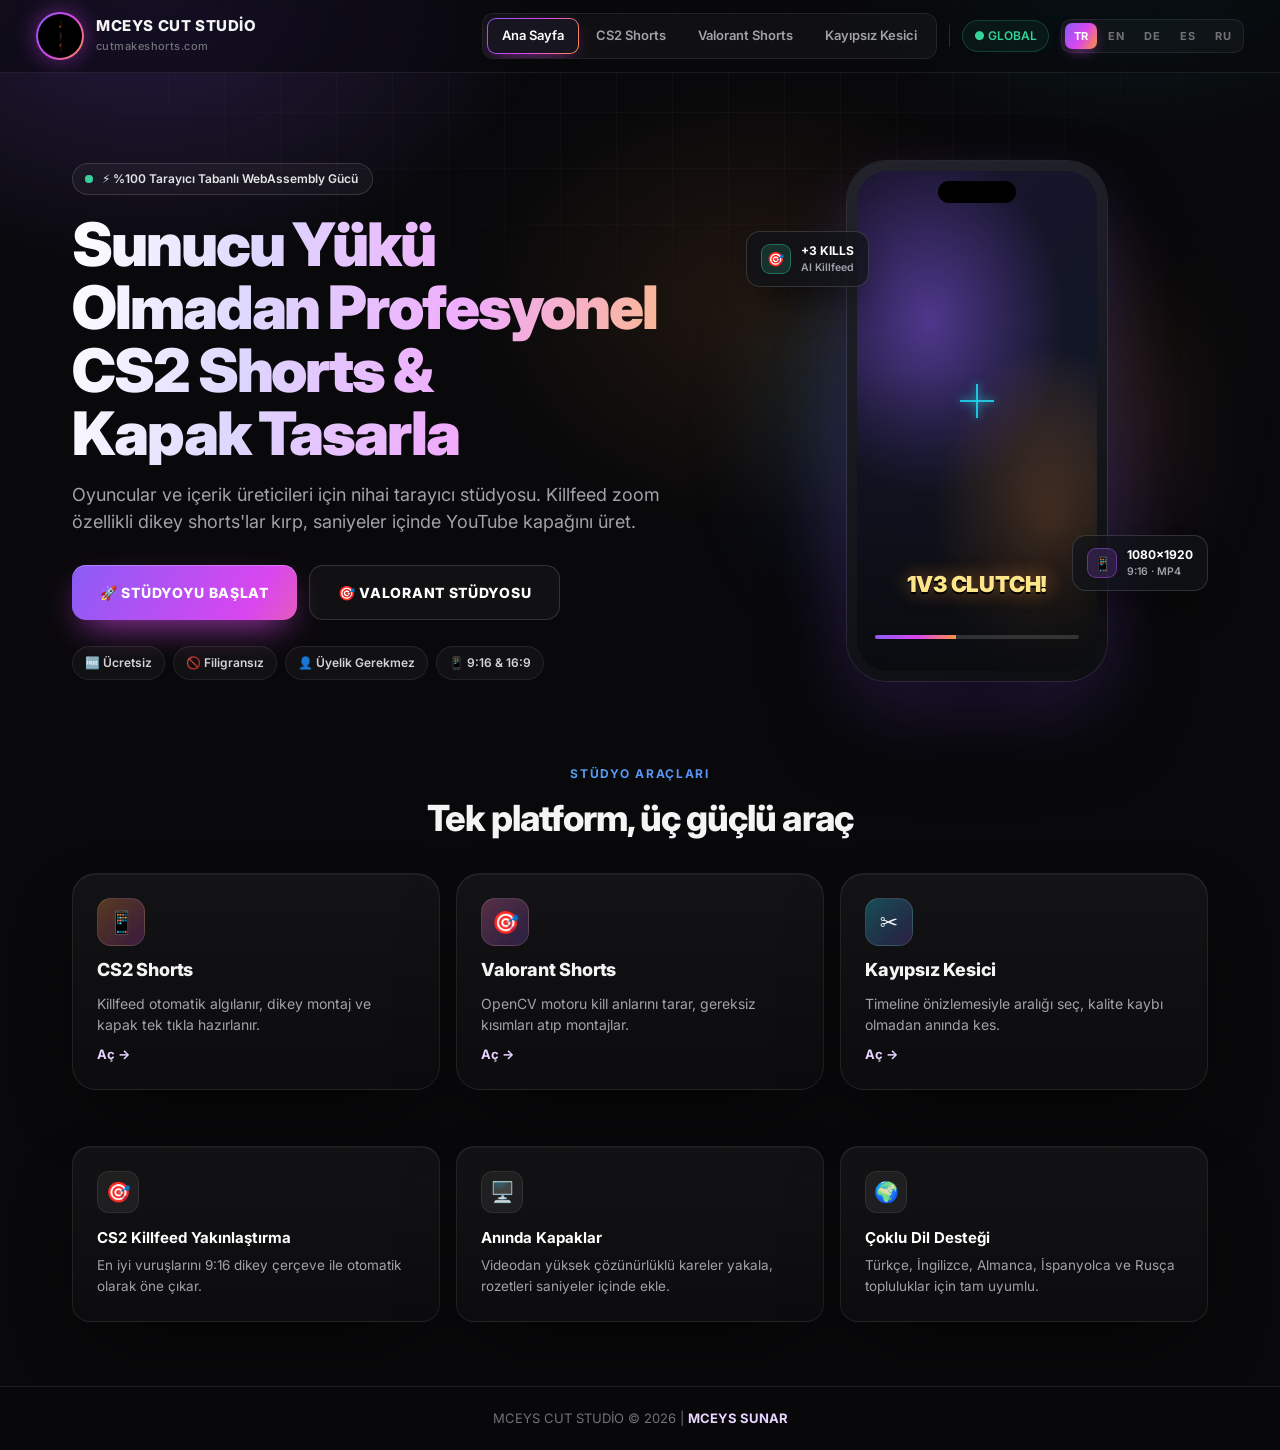
<file: index.html>
<!DOCTYPE html>
<html lang="tr">
<head>
    <meta charset="UTF-8">
    <meta name="viewport" content="width=device-width, initial-scale=1.0, maximum-scale=1.0, user-scalable=no">
    <title>MCEYS CUT STUDIO - Professional CS2 & Video Creator Suite</title>

    <!-- Google tag (gtag.js) -->
    <script async src="https://www.googletagmanager.com/gtag/js?id=G-T4H7EHSR4T"></script>
    <script>
      window.dataLayer = window.dataLayer || [];
      function gtag(){dataLayer.push(arguments);}
      gtag('js', new Date());
      gtag('config', 'G-T4H7EHSR4T');
    </script>

    <link rel="icon" type="image/x-icon" href="favicon.ico">
  <meta name="description" content="MCEYS CUT STUDIO - CS2 ve Valorant kliplerinizi tarayıcı üzerinden ücretsiz dikey Shorts, Reels ve TikTok videolarına dönüştürün. Anında YouTube kapağı ve fragmovie yapın.">
    <meta name="keywords" content="CS2 shorts maker, Valorant shorts yapma, oyun videosu kırpma, CS2 killfeed zoom, Valorant highlight kesici, tarayıcı video editörü, ücretsiz klip kesici, WebAssembly video">
    <meta name="author" content="MCEYS">
    <meta name="robots" content="index, follow">
    <link rel="canonical" href="https://www.cutmakeshorts.com/">

    <!-- Open Graph / Facebook -->
    <meta property="og:type" content="website">
    <meta property="og:url" content="https://www.cutmakeshorts.com/">
    <meta property="og:title" content="MCEYS CUT STUDIO - CS2 & Valorant Shorts Creator">
    <meta property="og:description" content="Oyun kliplerini saniyeler içinde dikey Shorts ve YouTube kapağı yap. Sunucusuz, hızlı ve %100 gizli tarayıcı stüdyosu.">
    <meta property="og:image" content="https://www.cutmakeshorts.com/site_logo.png">

    <!-- Twitter -->
    <meta name="twitter:card" content="summary_large_image">
    <meta name="twitter:url" content="https://www.cutmakeshorts.com/">
    <meta name="twitter:title" content="MCEYS CUT STUDIO - Oyun Kliplerini Şahesere Dönüştür">
    <meta name="twitter:description" content="CS2 ve Valorant vuruşlarını tarayıcında anında profesyonel dikey videolara dönüştür.">
    <meta name="twitter:image" content="https://www.cutmakeshorts.com/site_logo.png">

    <link rel="preconnect" href="https://fonts.googleapis.com" crossorigin>
    <link rel="preconnect" href="https://fonts.gstatic.com" crossorigin>
    <link rel="stylesheet" href="https://fonts.googleapis.com/css2?family=Inter:wght@400;500;600;700;800;900&family=JetBrains+Mono:wght@500;700&display=swap" crossorigin>
    <link rel="stylesheet" href="assets/theme.css">
</head>
<body class="page-home">

    <header>
        <div class="header-left">
            <a href="index.html" class="brand">
                <span class="logo-ring"><video src="site_logo.webm" class="header-logo" autoplay loop muted playsinline></video></span>
                <span class="brand-text"><h1>MCEYS CUT STUDİO</h1><span class="brand-sub">cutmakeshorts.com</span></span>
            </a>
        </div>
        <div class="header-right">
            <nav class="nav-pill-group">
                <a href="index.html" class="nav-link active" data-i18n="nav_home">Ana Sayfa</a>
                <a href="studio.html" class="nav-link" data-i18n="nav_cs2">CS2 Shorts</a>
                <a href="valorant.html" class="nav-link" data-i18n="nav_val">Valorant Shorts</a>
                <a href="trim.html" class="nav-link" data-i18n="nav_trim">Kayıpsız Kesici</a>
            </nav>
            <span class="header-divider"></span>
            <div class="global-badge">● GLOBAL</div>
            <div class="lang-switch">
                <button class="lang-btn active" id="btn-lang-tr" onclick="setAppLang('tr')">TR</button>
                <button class="lang-btn" id="btn-lang-en" onclick="setAppLang('en')">EN</button>
                <button class="lang-btn" id="btn-lang-de" onclick="setAppLang('de')">DE</button>
                <button class="lang-btn" id="btn-lang-es" onclick="setAppLang('es')">ES</button>
                <button class="lang-btn" id="btn-lang-ru" onclick="setAppLang('ru')">RU</button>
            </div>
        </div>
    </header>

    <main class="landing">
        <section class="hero">
            <div class="hero-copy">
                <div class="eyebrow reveal"><span class="eyebrow-dot"></span><span data-i18n="l_badge">⚡ %100 Tarayıcı Tabanlı WebAssembly Gücü</span></div>
                <h2 class="hero-title reveal-2" data-i18n="l_title">Sunucu Yükü Olmadan Profesyonel CS2 Shorts &amp; Kapak Tasarla</h2>
                <p class="hero-sub reveal-3" data-i18n="l_desc">Oyuncular ve içerik üreticileri için nihai tarayıcı stüdyosu. Killfeed zoom özellikli dikey shorts'lar kırp, saniyeler içinde YouTube kapağını üret.</p>

                <div class="cta-row reveal-3">
                    <a href="studio.html" class="cta-btn" data-i18n="l_cta">🚀 STÜDYOYU BAŞLAT</a>
                    <a href="valorant.html" class="cta-ghost" data-i18n="l_cta2">🎯 Valorant Stüdyosu</a>
                </div>

                <div class="trust-row reveal-3">
                    <span class="chip" data-i18n="t_free">🆓 Ücretsiz</span>
                    <span class="chip" data-i18n="t_nowm">🚫 Filigransız</span>
                    <span class="chip" data-i18n="t_nosign">👤 Üyelik Gerekmez</span>
                    <span class="chip">📱 9:16 &amp; 16:9</span>
                </div>
            </div>

            <div class="hero-visual reveal-2" aria-hidden="true">
                <div class="phone">
                    <div class="phone-screen">
                        <div class="kf-stack">
                            <span class="kf-row"><span class="kf-me">MCEYS</span><span class="kf-x">✦</span>enemy_01</span>
                            <span class="kf-row"><span class="kf-me">MCEYS</span><span class="kf-x">✦</span>enemy_02</span>
                            <span class="kf-row"><span class="kf-me">MCEYS</span><span class="kf-x">✦</span>enemy_03</span>
                        </div>
                        <div class="phone-crosshair"></div>
                        <div class="phone-caption">1V3 CLUTCH!</div>
                        <div class="phone-bar"></div>
                    </div>
                </div>
                <div class="float-card fc-1"><span class="fc-ico">🎯</span><span>+3 KILLS<small>AI Killfeed</small></span></div>
                <div class="float-card fc-2"><span class="fc-ico">📱</span><span>1080×1920<small>9:16 · MP4</small></span></div>
            </div>
        </section>

        <section>
            <div class="section-head">
                <div class="section-kicker" data-i18n="s_kicker">Stüdyo Araçları</div>
                <h2 class="section-title" data-i18n="s_title">Tek platform, üç güçlü araç</h2>
            </div>
            <div class="tools-grid">
                <a href="studio.html" class="tool-card">
                    <span class="tool-ico">📱</span>
                    <h3 data-i18n="nav_cs2">CS2 Shorts</h3>
                    <p data-i18n="tool_cs2_desc">Killfeed otomatik algılanır, dikey montaj ve kapak tek tıkla hazırlanır.</p>
                    <span class="tool-go" data-i18n="tool_open">Aç →</span>
                </a>
                <a href="valorant.html" class="tool-card">
                    <span class="tool-ico">🎯</span>
                    <h3 data-i18n="nav_val">Valorant Shorts</h3>
                    <p data-i18n="tool_val_desc">OpenCV motoru kill anlarını tarar, gereksiz kısımları atıp montajlar.</p>
                    <span class="tool-go" data-i18n="tool_open">Aç →</span>
                </a>
                <a href="trim.html" class="tool-card">
                    <span class="tool-ico">✂️</span>
                    <h3 data-i18n="nav_trim">Kayıpsız Kesici</h3>
                    <p data-i18n="tool_trim_desc">Timeline önizlemesiyle aralığı seç, kalite kaybı olmadan anında kes.</p>
                    <span class="tool-go" data-i18n="tool_open">Aç →</span>
                </a>
            </div>
        </section>

        <section class="features-grid">
            <div class="feature-card">
                <span class="feature-icon">🎯</span>
                <h3 data-i18n="f1_title">CS2 Killfeed Yakınlaştırma</h3>
                <p data-i18n="f1_desc">En iyi vuruşlarını 9:16 dikey çerçeve ile otomatik olarak öne çıkar.</p>
            </div>
            <div class="feature-card">
                <span class="feature-icon">🖥️</span>
                <h3 data-i18n="f2_title">Anında Kapaklar</h3>
                <p data-i18n="f2_desc">Videodan yüksek çözünürlüklü kareler yakala, rozetleri saniyeler içinde ekle.</p>
            </div>
            <div class="feature-card">
                <span class="feature-icon">🌍</span>
                <h3 data-i18n="f3_title">Çoklu Dil Desteği</h3>
                <p data-i18n="f3_desc">Türkçe, İngilizce, Almanca, İspanyolca ve Rusça topluluklar için tam uyumlu.</p>
            </div>
        </section>
    </main>

    <footer>
        <p>MCEYS CUT STUDİO &copy; 2026 | <span data-i18n="footer_pres">MCEYS SUNAR</span></p>
    </footer>

    <script>
        const landingDict = {
            tr: {
                nav_home: "Ana Sayfa",
                nav_cs2: "CS2 Shorts",
                nav_val: "Valorant Shorts",
                nav_trim: "Kayıpsız Kesici",
                l_badge: "⚡ %100 Tarayıcı Tabanlı WebAssembly Gücü",
                l_title: "Sunucu Yükü Olmadan Profesyonel CS2 Shorts & Kapak Tasarla",
                l_desc: "Oyuncular ve içerik üreticileri için nihai tarayıcı stüdyosu. Killfeed zoom özellikli dikey shorts'lar kırp, saniyeler içinde YouTube kapağını üret.",
                l_cta: "🚀 STÜDYOYU BAŞLAT",
                f1_title: "CS2 Killfeed Yakınlaştırma",
                f1_desc: "En iyi vuruşlarını 9:16 dikey çerçeve ile otomatik olarak öne çıkar.",
                f2_title: "Anında Kapaklar",
                f2_desc: "Videodan yüksek çözünürlüklü kareler yakala, rozetleri saniyeler içinde ekle.",
                f3_title: "Çoklu Dil Desteği",
                f3_desc: "Türkçe, İngilizce, Almanca, İspanyolca ve Rusça topluluklar için tam uyumlu.",
                footer_pres: "MCEYS SUNAR",
                l_cta2: "🎯 Valorant Stüdyosu",
                t_free: "🆓 Ücretsiz",
                t_nowm: "🚫 Filigransız",
                t_nosign: "👤 Üyelik Gerekmez",
                s_kicker: "Stüdyo Araçları",
                s_title: "Tek platform, üç güçlü araç",
                tool_cs2_desc: "Killfeed otomatik algılanır, dikey montaj ve kapak tek tıkla hazırlanır.",
                tool_val_desc: "OpenCV motoru kill anlarını tarar, gereksiz kısımları atıp montajlar.",
                tool_trim_desc: "Timeline önizlemesiyle aralığı seç, kalite kaybı olmadan anında kes.",
                tool_open: "Aç →"
            },
            en: {
                nav_home: "Home",
                nav_cs2: "CS2 Shorts",
                nav_val: "Valorant Shorts",
                nav_trim: "Lossless Trimmer",
                l_badge: "⚡ 100% Client-Side WebAssembly Power",
                l_title: "Create Pro CS2 Shorts & Covers Without Server Lag",
                l_desc: "The ultimate browser-based content studio for gamers and creators. Crop vertical shorts with auto-zoom killfeeds, generate 16:9 YouTube thumbnails instantly.",
                l_cta: "🚀 LAUNCH STUDIO NOW",
                f1_title: "CS2 Killfeed Zoom",
                f1_desc: "Automatically isolate and highlight top frags with optimized vertical 9:16 framing.",
                f2_title: "Instant Thumbnails",
                f2_desc: "Grab high-res frames directly from your video, overlay custom badges in seconds.",
                f3_title: "Multi-Language",
                f3_desc: "Fully localized for TR, EN, DE, ES, and RU gaming communities.",
                footer_pres: "MCEYS PRESENT",
                l_cta2: "🎯 Valorant Studio",
                t_free: "🆓 Free",
                t_nowm: "🚫 No Watermark",
                t_nosign: "👤 No Sign-up",
                s_kicker: "Studio Tools",
                s_title: "One platform, three powerful tools",
                tool_cs2_desc: "Killfeed is detected automatically; vertical montage and cover are ready in one click.",
                tool_val_desc: "The OpenCV engine scans for kills, drops the downtime and builds the montage.",
                tool_trim_desc: "Pick a range on the live timeline and cut instantly with zero quality loss.",
                tool_open: "Open →"
            },
            de: {
                nav_home: "Startseite",
                nav_cs2: "CS2 Shorts",
                nav_val: "Valorant Shorts",
                nav_trim: "Verlustfreier Cutter",
                l_badge: "⚡ 100% Client-Side WebAssembly Power",
                l_title: "Erstelle Pro CS2 Shorts & Cover Ohne Server-Lags",
                l_desc: "Das ultimative browserbasierte Content-Studio für Gamer und Creator. Schneide vertikale Shorts mit Auto-Zoom.",
                l_cta: "🚀 STUDIO STARTEN",
                f1_title: "CS2 Killfeed Zoom",
                f1_desc: "Isoliere und markiere Top-Frags automatisch im 9:16 Format.",
                f2_title: "Sofortige Thumbnails",
                f2_desc: "Schnappe dir hochauflösende Frames direkt aus dem Video.",
                f3_title: "Mehrsprachig",
                f3_desc: "Vollständig lokalisiert für TR, EN, DE, ES und RU.",
                footer_pres: "MCEYS PRÄSENTIERT",
                l_cta2: "🎯 Valorant Studio",
                t_free: "🆓 Kostenlos",
                t_nowm: "🚫 Kein Wasserzeichen",
                t_nosign: "👤 Ohne Anmeldung",
                s_kicker: "Studio-Tools",
                s_title: "Eine Plattform, drei starke Tools",
                tool_cs2_desc: "Killfeed wird automatisch erkannt; vertikale Montage und Cover mit einem Klick.",
                tool_val_desc: "Die OpenCV-Engine findet Kills, entfernt Leerlauf und erstellt die Montage.",
                tool_trim_desc: "Bereich auf der Live-Timeline wählen und verlustfrei sofort schneiden.",
                tool_open: "Öffnen →"
            },
            es: {
                nav_home: "Inicio",
                nav_cs2: "CS2 Shorts",
                nav_val: "Valorant Shorts",
                nav_trim: "Cortador sin Pérdidas",
                l_badge: "⚡ 100% Potencia WebAssembly en el Navegador",
                l_title: "Crea Shorts y Portadas Pro de CS2 sin Carga de Servidor",
                l_desc: "El estudio de contenido definitivo para jugadores y creadores. Corta shorts verticales con zoom de bajas y crea portadas al instante.",
                l_cta: "🚀 INICIAR ESTUDIO",
                f1_title: "Zoom al Feed de Bajas CS2",
                f1_desc: "Resalta automáticamente tus mejores jugadas con encuadre vertical 9:16.",
                f2_title: "Miniaturas Instantáneas",
                f2_desc: "Captura fotogramas de alta resolución y añade insignias en segundos.",
                f3_title: "Soporte Multilingüe",
                f3_desc: "Totalmente adaptado para comunidades de TR, EN, DE, ES y RU.",
                footer_pres: "PRESENTADO POR MCEYS",
                l_cta2: "🎯 Estudio Valorant",
                t_free: "🆓 Gratis",
                t_nowm: "🚫 Sin Marca de Agua",
                t_nosign: "👤 Sin Registro",
                s_kicker: "Herramientas",
                s_title: "Una plataforma, tres herramientas potentes",
                tool_cs2_desc: "El feed de bajas se detecta solo; montaje vertical y portada en un clic.",
                tool_val_desc: "El motor OpenCV detecta las bajas, quita los tiempos muertos y monta el clip.",
                tool_trim_desc: "Elige el rango en la línea de tiempo y corta al instante sin pérdida de calidad.",
                tool_open: "Abrir →"
            },
            ru: {
                nav_home: "Главная",
                nav_cs2: "CS2 Shorts",
                nav_val: "Valorant Shorts",
                nav_trim: "Без потери качества",
                l_badge: "⚡ 100% Мощность WebAssembly в браузере",
                l_title: "Создавай профи Shorts и обложки CS2 Без задержек сервера",
                l_desc: "Лучшая браузерная студия для геймеров и креаторов. Монтируй вертикальные шортсы с зумом киллфида, создавай превью за секунды.",
                l_cta: "🚀 ЗАПУСТИТЬ СТУДИЮ",
                f1_title: "Зум киллфида CS2",
                f1_desc: "Автоматически выделяй лучшие моменты в формате 9:16.",
                f2_title: "Мгновенные превью",
                f2_desc: "Захватывай кадры высокого разрешения и добавляй бейджи за секунды.",
                f3_title: "Мультиязычность",
                f3_desc: "Полная локализация для TR, EN, DE, ES и RU сообществ.",
                footer_pres: "MCEYS ПРЕДСТАВЛЯЕТ",
                l_cta2: "🎯 Студия Valorant",
                t_free: "🆓 Бесплатно",
                t_nowm: "🚫 Без водяного знака",
                t_nosign: "👤 Без регистрации",
                s_kicker: "Инструменты",
                s_title: "Одна платформа — три мощных инструмента",
                tool_cs2_desc: "Киллфид распознаётся автоматически; вертикальный монтаж и обложка в один клик.",
                tool_val_desc: "Движок OpenCV находит фраги, убирает простои и собирает монтаж.",
                tool_trim_desc: "Выберите отрезок на таймлайне и режьте мгновенно без потери качества.",
                tool_open: "Открыть →"
            }
        };

        function setAppLang(lang) {
            localStorage.setItem('mceys_lang', lang);
            document.querySelectorAll('.lang-btn').forEach(b => b.classList.remove('active'));
            const activeBtn = document.getElementById('btn-lang-' + lang);
            if (activeBtn) activeBtn.classList.add('active');

            const dict = landingDict[lang];
            if (!dict) return;
            document.querySelectorAll('[data-i18n]').forEach(el => {
                const k = el.getAttribute('data-i18n');
                if (dict[k]) el.innerHTML = dict[k];
            });
        }

        const savedLang = localStorage.getItem('mceys_lang') || 'tr';
        setAppLang(savedLang);
    </script>
    <script src="assets/theme.js" defer></script>
</body>
</html>
</file>
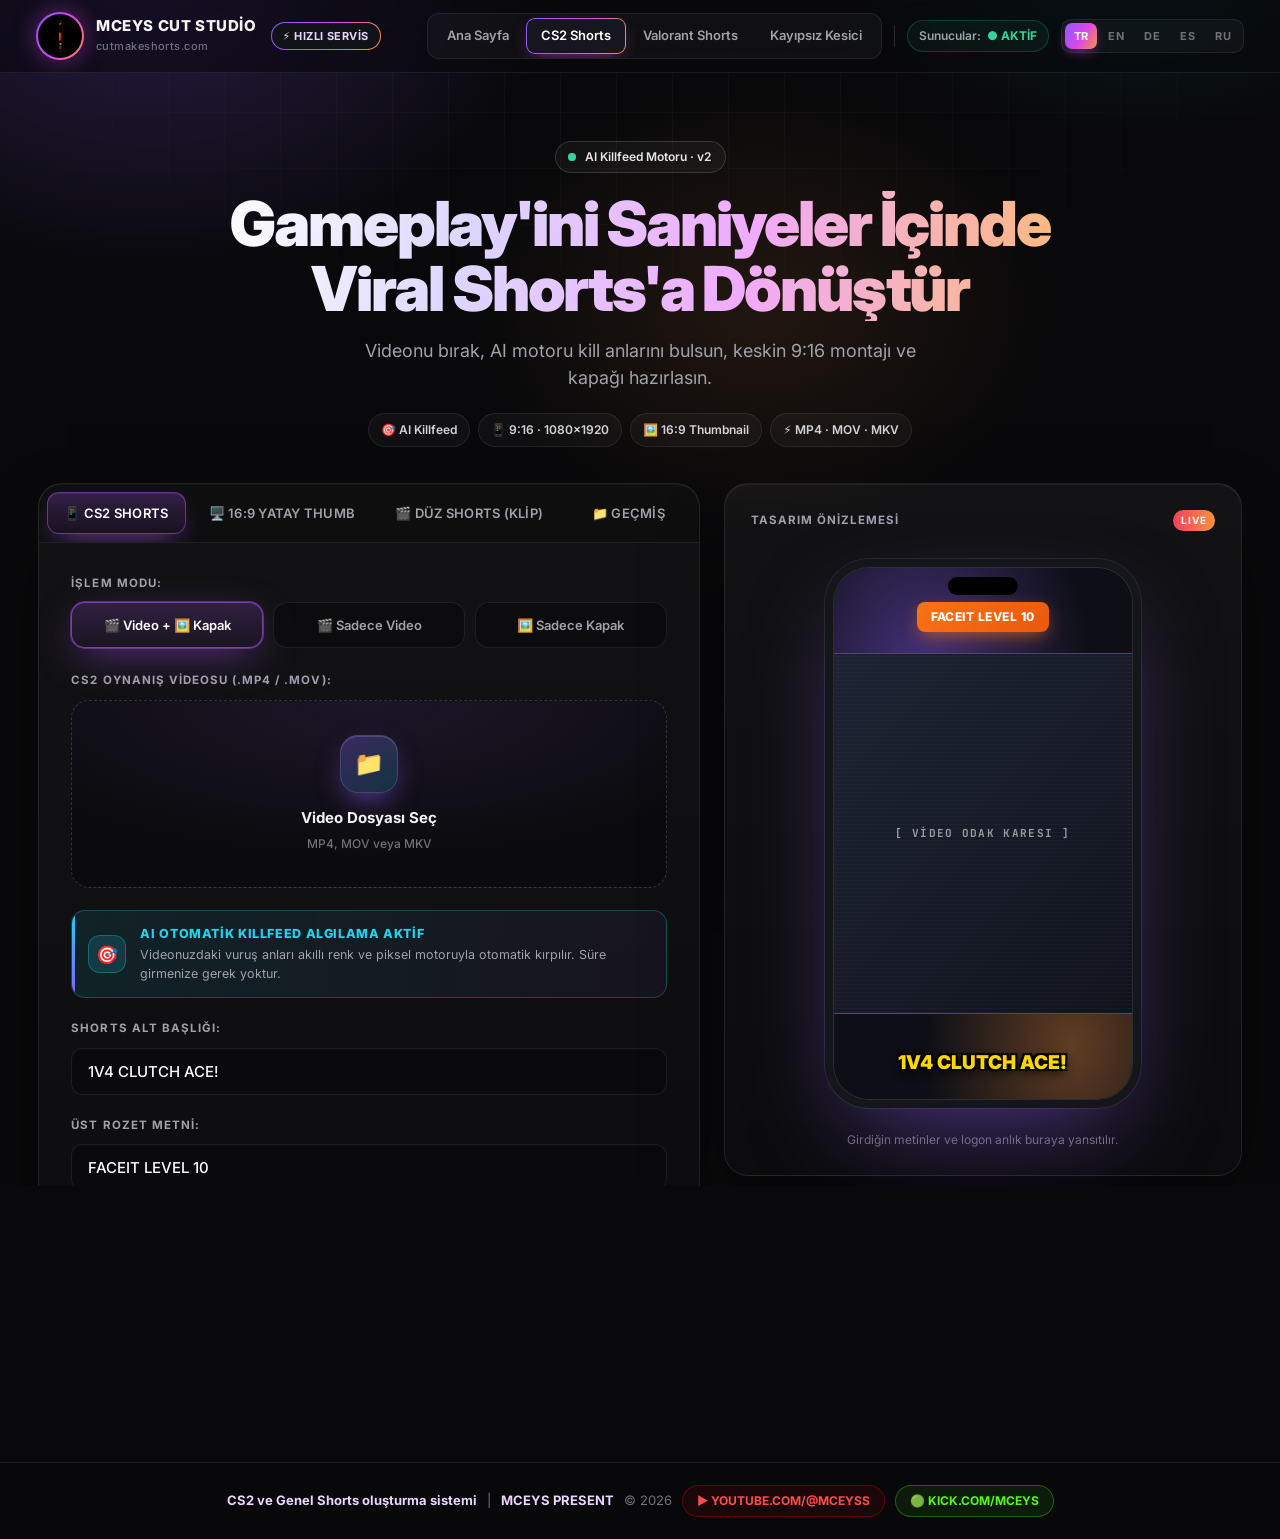
<file: studio.html>
<!DOCTYPE html>
<html lang="tr">
<head>
    <meta charset="UTF-8">
    <meta name="viewport" content="width=device-width, initial-scale=1.0">
    <title>MCEYS CUT STUDIO - CS2 & Universal Shorts Maker</title>
    
    <meta name="description" content="CS2 vuruşlarınızı otomatik killfeed tespitiyle işleyin. 9:16 Shorts veya 16:9 kliplerini saniyeler içinde oluşturun.">
    <meta name="keywords" content="CS2 fragmovie maker, CS2 killfeed kırpma, CS2 otomatik shorts, CS2 video to shorts, CS2 ace clipping">
    <meta name="author" content="MCEYS">
    <meta name="robots" content="index, follow">
    <link rel="canonical" href="https://www.cutmakeshorts.com/studio.html">

    <!-- Open Graph / Facebook -->
    <meta property="og:type" content="website">
    <meta property="og:url" content="https://www.cutmakeshorts.com/studio.html">
    <meta property="og:title" content="CS2 Akıllı Shorts & Fragmovie Stüdyosu | MCEYS">
    <meta property="og:description" content="CS2 killfeed'ini otomatik algıla ve dikey vuruşlarını anında montajla.">
    <meta property="og:image" content="https://www.cutmakeshorts.com/site_logo.png">

    <!-- Twitter -->
    <meta name="twitter:card" content="summary_large_image">
    <meta name="twitter:title" content="CS2 Akıllı Shorts & Fragmovie Stüdyosu | MCEYS">
    <meta name="twitter:description" content="CS2 killfeed'ini otomatik algıla ve dikey vuruşlarını anında montajla.">
    <meta name="twitter:image" content="https://www.cutmakeshorts.com/site_logo.png">
    
    <!-- Google tag (gtag.js) -->
    <script async src="https://www.googletagmanager.com/gtag/js?id=G-T4H7EHSR4T"></script>
    <script>
      window.dataLayer = window.dataLayer || [];
      function gtag(){dataLayer.push(arguments);}
      gtag('js', new Date());
      gtag('config', 'G-T4H7EHSR4T');
    </script>
    
    <link rel="icon" type="image/x-icon" href="favicon.ico">
    <link rel="preconnect" href="https://fonts.googleapis.com" crossorigin>
    <link rel="preconnect" href="https://fonts.gstatic.com" crossorigin>
    <link rel="stylesheet" href="https://fonts.googleapis.com/css2?family=Inter:wght@400;500;600;700;800;900&family=JetBrains+Mono:wght@500;700&display=swap" crossorigin>
    <link rel="stylesheet" href="assets/theme.css">
</head>
<body class="page-studio">

    <header>
        <div class="header-left">
            <a href="index.html" class="brand">
                <span class="logo-ring"><video src="site_logo.webm" class="header-logo" autoplay loop muted playsinline></video></span>
                <span class="brand-text"><h1>MCEYS CUT STUDİO</h1><span class="brand-sub">cutmakeshorts.com</span></span>
            </a>
            <span class="badge-version" data-i18n="badge_fast">⚡ FAST ENGINE</span>
        </div>

       <div class="header-right">
            <nav class="nav-pill-group">
                <a href="index.html" class="nav-link" data-i18n="nav_home">Ana Sayfa</a>
                <a href="studio.html" class="nav-link active" data-i18n="nav_cs2">CS2 Shorts</a>
                <a href="valorant.html" class="nav-link" data-i18n="nav_val">Valorant Shorts</a>
                <a href="trim.html" class="nav-link" data-i18n="nav_trim">Kayıpsız Kesici</a>
            </nav>
            <span class="header-divider"></span>
            <div class="server-status">
                <span data-i18n="servers_label">Servers:</span> <span style="color: var(--success); font-weight: 700;" data-i18n="servers_active">● ACTIVE</span>
            </div>
            <div class="lang-switch">
                <button class="lang-btn active" id="btn-lang-tr" onclick="setLanguage('tr')">TR</button>
                <button class="lang-btn" id="btn-lang-en" onclick="setLanguage('en')">EN</button>
                <button class="lang-btn" id="btn-lang-de" onclick="setLanguage('de')">DE</button>
                <button class="lang-btn" id="btn-lang-es" onclick="setLanguage('es')">ES</button>
                <button class="lang-btn" id="btn-lang-ru" onclick="setLanguage('ru')">RU</button>
            </div>
        </div>
    </header>

    <main>
        <section class="page-hero">
            <div class="eyebrow reveal"><span class="eyebrow-dot"></span><span data-i18n="hero_eyebrow">AI Killfeed Engine · v2</span></div>
            <h2 class="hero-title reveal-2" data-i18n="hero_title">Gameplay'ini Saniyeler İçinde Viral Shorts'a Dönüştür</h2>
            <p class="hero-sub reveal-3" data-i18n="hero_desc">Videonu bırak, AI motoru kill anlarını bulsun, keskin 9:16 montajı ve kapağı hazırlasın.</p>
            <div class="chip-row reveal-3">
                <span class="chip">🎯 AI Killfeed</span>
                <span class="chip">📱 9:16 · 1080×1920</span>
                <span class="chip">🖼️ 16:9 Thumbnail</span>
                <span class="chip">⚡ MP4 · MOV · MKV</span>
            </div>
        </section>
        <div class="layout-container reveal-3">
            <div class="studio-card">
                <div class="tabs">
                    <button class="tab-btn active" onclick="switchTab('shorts')" data-i18n="tab_cs2">📱 CS2 SHORTS</button>
                    <button class="tab-btn" onclick="switchTab('horizontal')" data-i18n="tab_thumb">🖥️ 16:9 THUMBNAIL</button>
                    <button class="tab-btn" onclick="switchTab('universal')" data-i18n="tab_uni">🎬 CLIP / SHORTS</button>
                    <button class="tab-btn" onclick="switchTab('gallery')" data-i18n="tab_history">📁 HISTORY</button>
                </div>

                <!-- 1. CS2 SHORTS (OTOMATİK KILLFEED MOTORU) -->
                <div id="tab-shorts" class="tab-content active">
                    <form id="form-shorts" onsubmit="handleBackendExecution(event)">
                        <label data-i18n="mode_label">İşlem Modu:</label>
                        <div class="mode-selector">
                            <div class="mode-card active" onclick="selectProcessMode('both', this)" data-i18n="mode_both">🎬 Video + 🖼️ Kapak</div>
                            <div class="mode-card" onclick="selectProcessMode('video_only', this)" data-i18n="mode_video">🎬 Sadece Video</div>
                            <div class="mode-card" onclick="selectProcessMode('cover_only', this)" data-i18n="mode_cover">🖼️ Sadece Kapak</div>
                        </div>

                        <div class="form-group">
                            <label data-i18n="cs2_video_label">CS2 Oynanış Videosu (.mp4 / .mov):</label>
                            <label class="custom-file-upload" for="s-video">
                                <span class="upload-icon">📁</span>
                                <span class="upload-title" id="s-video-name" data-i18n="choose_video">Video Dosyası Seç</span>
                                <span class="upload-hint" data-i18n="drag_hint">MP4, MOV veya MKV</span>
                                <input type="file" id="s-video" class="hidden-file-input" accept="video/mp4,video/quicktime,video/mkv" required onchange="updateFileName(this, 's-video-name', 'choose_video')">
                            </label>
                        </div>

                        <!-- OTOMATİK KILLFEED BİLGİ ROZETİ (MANUEL SÜRE KUTULARI KALDIRILDI) -->
                        <div class="ai-banner">
                            <div class="ai-banner-icon">🎯</div>
                            <div>
                                <div class="ai-banner-title" data-i18n="ai_active_title">AI OTOMATİK KILLFEED ALGILAMA AKTİF</div>
                                <div class="ai-banner-desc" data-i18n="ai_active_desc">Videonuzdaki vuruş anları akıllı renk ve piksel motoruyla otomatik kırpılır. Süre girmenize gerek yoktur.</div>
                            </div>
                        </div>

                        <div class="form-group">
                            <label data-i18n="shorts_sub_label">Shorts Alt Başlığı:</label>
                            <input type="text" id="s-text" placeholder="Örn: 1V4 CLUTCH ACE!" value="1V4 CLUTCH ACE!" oninput="updatePreview()">
                        </div>
                        <div class="form-group">
                            <label data-i18n="badge_txt_label">Üst Rozet Metni:</label>
                            <input type="text" id="s-badge" placeholder="Örn: FACEIT LEVEL 10" value="FACEIT LEVEL 10" oninput="updatePreview()">
                        </div>
                        <div class="form-row">
                            <div class="form-group" style="flex: 2;">
                                <label data-i18n="logo_upload_label">Özel Logo (PNG):</label>
                                <label class="custom-file-upload compact" for="s-logo">
                                    <span class="upload-icon">🖼️</span>
                                    <span class="upload-title" id="s-logo-name" data-i18n="choose_logo">PNG Logo Seç</span>
                                    <input type="file" id="s-logo" class="hidden-file-input" accept="image/png" onchange="loadLogo(event); updateFileName(this, 's-logo-name', 'choose_logo')">
                                </label>
                            </div>
                            <div class="form-group" style="flex: 1;">
                                <label data-i18n="logo_pos_label">Logo Konumu:</label>
                                <select id="s-pos" onchange="updatePreview()">
                                    <option value="L" data-i18n="pos_tl">Sol Üst</option>
                                    <option value="R" data-i18n="pos_tr">Sağ Üst</option>
                                </select>
                            </div>
                        </div>
                        <button type="submit" class="btn-submit" id="btn-shorts" data-i18n="btn_cs2_submit">OTOMATİK MONTAJI BAŞLAT (AI ENGINE)</button>
                    </form>
                </div>

                <!-- 2. 16:9 THUMBNAIL -->
                <div id="tab-horizontal" class="tab-content">
                    <form id="form-horizontal" onsubmit="handleCanvasThumbnail(event)">
                        <div class="form-group">
                            <label data-i18n="uni_video_label">Videonuzu Seçin (.mp4 / .mov):</label>
                            <label class="custom-file-upload" for="h-video">
                                <span class="upload-icon">📁</span>
                                <span class="upload-title" id="h-video-name" data-i18n="choose_video">Video Dosyası Seç</span>
                                <span class="upload-hint" data-i18n="drag_hint">MP4, MOV veya MKV</span>
                                <input type="file" id="h-video" class="hidden-file-input" accept="video/mp4,video/quicktime,video/mkv" required onchange="updateFileName(this, 'h-video-name', 'choose_video')">
                            </label>
                        </div>
                        <div class="form-group">
                            <label data-i18n="thumb_sec_label">Kapak Alınacak Kare Saniyesi (Örn: 01:25 veya 85):</label>
                            <input type="text" id="h-time" placeholder="Varsayılan: 00:03">
                        </div>
                        <div class="form-group">
                            <label data-i18n="yt_title_label">YouTube Kapak Başlığı:</label>
                            <input type="text" id="h-text" placeholder="Örn: INSANE AWP PLAY!" value="INSANE AWP PLAY!" oninput="updatePreview()">
                        </div>
                        <div class="form-group">
                            <label data-i18n="corner_badge_label">Köşe Rozeti:</label>
                            <input type="text" id="h-badge" placeholder="Örn: 1V5 CLUTCH" value="1V5 CLUTCH" oninput="updatePreview()">
                        </div>
                        <div class="form-row">
                            <div class="form-group" style="flex: 2;">
                                <label data-i18n="channel_logo_label">Kanal / FACEIT Logosu (PNG):</label>
                                <label class="custom-file-upload compact" for="h-logo">
                                    <span class="upload-icon">🖼️</span>
                                    <span class="upload-title" id="h-logo-name" data-i18n="choose_logo">PNG Logo Seç</span>
                                    <input type="file" id="h-logo" class="hidden-file-input" accept="image/png" onchange="loadLogo(event); updateFileName(this, 'h-logo-name', 'choose_logo')">
                                </label>
                            </div>
                            <div class="form-group" style="flex: 1;">
                                <label data-i18n="logo_pos_label">Logo Konumu:</label>
                                <select id="h-pos" onchange="updatePreview()">
                                    <option value="L" data-i18n="pos_tl">Sol Üst</option>
                                    <option value="R" selected data-i18n="pos_tr">Sağ Üst</option>
                                </select>
                            </div>
                        </div>
                        <button type="submit" class="btn-submit" id="btn-horizontal" data-i18n="btn_create_thumb">16:9 THUMBNAIL OLUŞTUR (ANINDA)</button>
                    </form>
                </div>

                <!-- 3. UNIVERSAL SHORTS -->
                <div id="tab-universal" class="tab-content">
                    <form id="form-universal" onsubmit="handleUniversalManual(event)">
                        <div class="form-group">
                            <label data-i18n="any_video_label">Herhangi Bir Video (.mp4 / .mov):</label>
                            <label class="custom-file-upload" for="u-video">
                                <span class="upload-icon">📁</span>
                                <span class="upload-title" id="u-video-name" data-i18n="choose_video">Video Dosyası Seç</span>
                                <span class="upload-hint" data-i18n="drag_hint">MP4, MOV veya MKV</span>
                                <input type="file" id="u-video" class="hidden-file-input" accept="video/mp4,video/quicktime,video/mkv" required onchange="updateFileName(this, 'u-video-name', 'choose_video')">
                            </label>
                        </div>
                        <div class="form-group">
                            <label data-i18n="shorts_txt_opt">Shorts Metni (Opsiyonel):</label>
                            <input type="text" id="u-text" placeholder="Örn: HIGHLIGHT OF THE DAY" oninput="updatePreview()">
                        </div>
                        <button type="submit" class="btn-submit" id="btn-universal" data-i18n="btn_create_uni">DİKEY SHORTS OLUŞTUR (SUNUCU)</button>
                    </form>
                </div>

                <!-- 4. HISTORY -->
                <div id="tab-gallery" class="tab-content">
                    <div class="gallery-head">
                        <h3 data-i18n="history_title">Tarayıcıdaki Çıktılarınız</h3>
                        <button onclick="renderGalleryUI()" class="btn-ghost" data-i18n="btn_refresh">🔄 Yenile</button>
                    </div>
                    <div id="gallery-container" class="gallery-grid">
                        <div style="color: var(--text-muted); font-size: 13px;" data-i18n="no_renders">Henüz bir çıktı üretmediniz.</div>
                    </div>
                </div>

                <!-- PROGRESS -->
                <div id="progress-box" class="progress-box">
                    <ol class="stepper" data-progress-source="progress-bar-fill" data-steps="server" aria-hidden="true">
                        <li class="step"><span class="step-dot">1</span><span class="step-label" data-step-label="0">Yükleniyor</span></li>
                        <li class="step"><span class="step-dot">2</span><span class="step-label" data-step-label="1">Analiz</span></li>
                        <li class="step"><span class="step-dot">3</span><span class="step-label" data-step-label="2">Kesiliyor</span></li>
                        <li class="step"><span class="step-dot">4</span><span class="step-label" data-step-label="3">Hazır</span></li>
                    </ol>
                    <div class="progress-meta">
                        <span id="progress-title">Hazırlanıyor...</span>
                        <span id="progress-percent">%0</span>
                    </div>
                    <div class="progress-bar-bg">
                        <div id="progress-bar-fill" class="progress-bar-fill"></div>
                    </div>
                    <div id="status-msg" class="status-msg">⚡ Sunucuya bağlanılıyor...</div>
                </div>

                <!-- RESULT & PAYLAŞIM ALANI -->
                <div id="result-box" class="result-box">
                    <div class="result-title" data-i18n="result_done">✔ İşlem Başarıyla Tamamlandı!</div>
                    <div id="media-preview-container" class="media-preview-container"></div>
                    <div id="result-actions" class="actions"></div>

                    <div class="share-section">
                        <div class="share-title" data-i18n="share_headline">🚀 Platformlarda Paylaş / Yükle:</div>
                        <div class="share-buttons">
                            <a href="https://studio.youtube.com/channel/UC/videos/upload?d=ud" target="_blank" class="share-btn yt">
                                ▶️ YouTube Studio
                            </a>
                            <a href="https://www.tiktok.com/creator-center/upload" target="_blank" class="share-btn tiktok">
                                🎵 TikTok Upload
                            </a>
                            <a href="https://discord.com/channels/@me" target="_blank" class="share-btn discord">
                                💬 Discord
                            </a>
                            <button onclick="shareDeviceNative()" class="share-btn webshare" id="btn-device-share">
                                📱 <span data-i18n="share_device">Cihazda Paylaş (Uygulamalar)</span>
                            </button>
                        </div>
                    </div>
                </div>
            </div>

            <!-- PREVIEW MOCKUP -->
            <div id="preview-panel" class="preview-card">
                <div class="preview-title" data-i18n="preview_title">Tasarım Önizlemesi</div>
                <div class="mockup-wrapper">
                    <div id="mockup" class="mockup-frame">
                        <div class="mockup-bg-blur"></div>
                        <div class="mockup-center-game" data-i18n="mockup_center">[ VİDEO ODAK KARESI ]</div>
                        <img id="mockup-logo-img" class="mockup-logo left" style="display: none;">
                        <div id="mockup-badge-txt" class="mockup-badge">FACEIT LEVEL 10</div>
                        <div id="mockup-main-txt" class="mockup-text">1V4 CLUTCH ACE!</div>
                    </div>
                </div>
                <div class="preview-footnote" data-i18n="preview_footnote">
                    Girdiğin metinler ve logon anlık buraya yansıtılır.
                </div>
            </div>
        </div>
    </main>

    <footer>
        <p style="display: flex; align-items: center; justify-content: center; gap: 10px; flex-wrap: wrap;">
            <span data-i18n="footer_title">CS2 ve Genel Shorts oluşturma sistemi</span> | <span>MCEYS PRESENT</span> &copy; 2026
            <a href="https://youtube.com/@mceyss" target="_blank" class="yt-badge">▶️ YOUTUBE.COM/@MCEYSS</a>
            <a href="https://kick.com/mceys" target="_blank" class="kick-badge">🟢 KICK.COM/MCEYS</a>
        </p>
    </footer>

    <canvas id="hidden-canvas" style="display: none;"></canvas>

    <script>
        let currentTab = 'shorts';
        let logoDataUrl = null;
        let selectedCs2Mode = 'both';
        let currentLang = localStorage.getItem('mceys_lang') || 'tr';
        let lastRenderedBlob = null;
        let lastRenderedFilename = "shorts.mp4";

       const BACKEND_URL = '/api/process';

        const translations = {
            tr: {
                nav_home: "Ana Sayfa",
                nav_cs2: "CS2 Shorts",
                nav_val: "Valorant Shorts",
                nav_trim: "Kayıpsız Kesici",
                badge_fast: "⚡ HIZLI SERVİS",
                servers_label: "Sunucular:",
                servers_active: "● AKTİF",
                tab_cs2: "📱 CS2 SHORTS",
                tab_thumb: "🖥️ 16:9 YATAY THUMB",
                tab_uni: "🎬 DÜZ SHORTS (KLİP)",
                tab_history: "📁 GEÇMİŞ",
                mode_label: "İşlem Modu:",
                mode_both: "🎬 Video + 🖼️ Kapak",
                mode_video: "🎬 Sadece Video",
                mode_cover: "🖼️ Sadece Kapak",
                cs2_video_label: "CS2 Oynanış Videosu (.mp4 / .mov):",
                ai_active_title: "AI OTOMATİK KILLFEED ALGILAMA AKTİF",
                ai_active_desc: "Videonuzdaki vuruş anları akıllı renk ve piksel motoruyla otomatik kırpılır. Süre girmenize gerek yoktur.",
                shorts_sub_label: "Shorts Alt Başlığı:",
                badge_txt_label: "Üst Rozet Metni:",
                logo_upload_label: "Özel Logo (PNG):",
                logo_pos_label: "Logo Konumu:",
                pos_tl: "Sol Üst",
                pos_tr: "Sağ Üst",
                btn_cs2_submit: "OTOMATİK MONTAJI BAŞLAT (AI ENGINE)",
                uni_video_label: "Videonuzu Seçin (.mp4 / .mov):",
                thumb_sec_label: "Kapak Alınacak Kare Saniyesi (Örn: 01:25):",
                yt_title_label: "YouTube Kapak Başlığı:",
                corner_badge_label: "Köşe Rozeti:",
                channel_logo_label: "Kanal / FACEIT Logosu (PNG):",
                btn_create_thumb: "16:9 THUMBNAIL OLUŞTUR (ANINDA)",
                any_video_label: "Herhangi Bir Video (.mp4 / .mov):",
                shorts_txt_opt: "Shorts Metni (Opsiyonel):",
                btn_create_uni: "DİKEY SHORTS OLUŞTUR (SUNUCU)",
                history_title: "Tarayıcıdaki Çıktılarınız",
                btn_refresh: "🔄 Yenile",
                no_renders: "Henüz bir çıktı üretmediniz.",
                result_done: "✔ İşlem Başarıyla Tamamlandı!",
                preview_title: "Tasarım Önizlemesi",
                mockup_center: "[ VİDEO ODAK KARESI ]",
                preview_footnote: "Girdiğin metinler ve logon anlık buraya yansıtılır.",
                footer_title: "CS2 ve Genel Shorts oluşturma sistemi",
                choose_video: "Video Dosyası Seç",
                choose_logo: "PNG Logo Seç",
                drag_hint: "MP4, MOV veya MKV",
                dl_vid: "🎬 Videoyu İndir",
                dl_cov: "🖼️ Kapağı İndir",
                dl_thumb: "🖼️ 16:9 Kapağı İndir",
                btn_open: "Aç",
                btn_del: "Sil",
                confirm_del: "Bu çıktıyı silmek istediğinize emin misiniz?",
                alert_no_file: "Lütfen bir video dosyası seçin!",
                share_headline: "🚀 Platformlarda Paylaş / Yükle:",
                share_device: "Cihazda Paylaş (Uygulamalar)",
                hero_eyebrow: "AI Killfeed Motoru · v2",
                hero_title: "Gameplay'ini Saniyeler İçinde Viral Shorts'a Dönüştür",
                hero_desc: "Videonu bırak, AI motoru kill anlarını bulsun, keskin 9:16 montajı ve kapağı hazırlasın."
            },
            en: {
                nav_home: "Home",
                nav_cs2: "CS2 Shorts",
                nav_val: "Valorant Shorts",
                nav_trim: "Lossless Trimmer",
                badge_fast: "⚡ FAST ENGINE",
                servers_label: "Servers:",
                servers_active: "● ACTIVE",
                tab_cs2: "📱 CS2 SHORTS",
                tab_thumb: "🖥️ 16:9 THUMBNAIL",
                tab_uni: "🎬 CLIP / SHORTS",
                tab_history: "📁 HISTORY",
                mode_label: "Process Mode:",
                mode_both: "🎬 Video + 🖼️ Cover",
                mode_video: "🎬 Video Only",
                mode_cover: "🖼️ Cover Only",
                cs2_video_label: "CS2 Gameplay Video (.mp4 / .mov):",
                ai_active_title: "AI KILLFEED AUTO-DETECT ACTIVE",
                ai_active_desc: "Kills are detected automatically via pixel engine. No manual timestamps required.",
                shorts_sub_label: "Shorts Subtitle:",
                badge_txt_label: "Top Badge Text:",
                logo_upload_label: "Custom Logo (PNG):",
                logo_pos_label: "Logo Position:",
                pos_tl: "Top-Left",
                pos_tr: "Top-Right",
                btn_cs2_submit: "START AUTO-MONTAGE (AI ENGINE)",
                uni_video_label: "Select Video (.mp4 / .mov):",
                thumb_sec_label: "Frame Timestamp (e.g. 01:25):",
                yt_title_label: "YouTube Cover Title:",
                corner_badge_label: "Corner Badge:",
                channel_logo_label: "Channel / FACEIT Logo (PNG):",
                btn_create_thumb: "GENERATE 16:9 THUMBNAIL (INSTANT)",
                any_video_label: "Any Video File (.mp4 / .mov):",
                shorts_txt_opt: "Shorts Text (Optional):",
                btn_create_uni: "RENDER VERTICAL SHORTS (SERVER)",
                history_title: "Your Browser Renders",
                btn_refresh: "🔄 Refresh",
                no_renders: "No renders created yet.",
                result_done: "✔ Task Finished Successfully!",
                preview_title: "Live Layout Preview",
                mockup_center: "[ GAMEPLAY FOCUS AREA ]",
                preview_footnote: "Text and logo update instantly on this preview.",
                footer_title: "CS2 & Universal Shorts Generation System",
                choose_video: "Choose Video File",
                choose_logo: "Choose PNG Logo",
                drag_hint: "MP4, MOV or MKV",
                dl_vid: "🎬 Download Video",
                dl_cov: "🖼️ Download Cover",
                dl_thumb: "🖼️ Download 16:9 Cover",
                btn_open: "Open",
                btn_del: "Delete",
                confirm_del: "Are you sure you want to delete this render?",
                alert_no_file: "Please select a video file!",
                share_headline: "🚀 Share / Upload To Platforms:",
                share_device: "Share on Device (Apps)",
                hero_eyebrow: "AI Killfeed Engine · v2",
                hero_title: "Turn Your Gameplay Into Viral Shorts in Seconds",
                hero_desc: "Drop your video, let the AI engine find every kill, and get a crisp 9:16 montage plus cover."
            }
        };

        function updateFileName(input, labelId, defaultKey) {
            const label = document.getElementById(labelId);
            if (input.files && input.files[0]) {
                label.innerText = "✔ " + input.files[0].name;
                label.style.color = "var(--success)";
            } else {
                const langDict = translations[currentLang] || translations['tr'];
                label.innerText = langDict[defaultKey];
                label.style.color = "var(--text-main)";
            }
        }

        function setLanguage(lang) {
            currentLang = lang;
            localStorage.setItem('mceys_lang', lang);

            document.querySelectorAll('.lang-btn').forEach(btn => btn.classList.remove('active'));
            const activeBtn = document.getElementById('btn-lang-' + lang);
            if(activeBtn) activeBtn.classList.add('active');

            const langDict = translations[lang] || translations['tr'];

            document.querySelectorAll('[data-i18n]').forEach(el => {
                const k = el.getAttribute('data-i18n');
                if(langDict && langDict[k]) {
                    if((el.id === 's-video-name' || el.id === 'h-video-name' || el.id === 'u-video-name' || el.id === 's-logo-name' || el.id === 'h-logo-name') && el.innerText.startsWith('✔')) {
                        return;
                    }
                    el.innerText = langDict[k];
                }
            });

            renderGalleryUI();
        }

        function selectProcessMode(mode, element) {
            selectedCs2Mode = mode;
            document.querySelectorAll('.mode-card').forEach(c => c.classList.remove('active'));
            element.classList.add('active');
        }

        // ================= BACKEND'E VİDEO YOLLAMA =================
        async function handleBackendExecution(e) {
            e.preventDefault();
            const t = translations[currentLang] || translations['tr'];
            const fileInput = document.getElementById('s-video');
            const videoFile = fileInput.files[0];

            if (!videoFile) return alert(t.alert_no_file);

            const btn = document.getElementById('btn-shorts');
            const progressBox = document.getElementById('progress-box');
            const progressBar = document.getElementById('progress-bar-fill');
            const progressPercent = document.getElementById('progress-percent');
            const progressTitle = document.getElementById('progress-title');
            const statusMsg = document.getElementById('status-msg');
            const resultBox = document.getElementById('result-box');
            const mediaContainer = document.getElementById('media-preview-container');
            const resultActions = document.getElementById('result-actions');

            btn.disabled = true;
            resultBox.style.display = 'none';
            progressBox.style.display = 'block';
            mediaContainer.innerHTML = '';
            resultActions.innerHTML = '';

            progressBar.style.width = '20%';
            progressPercent.innerText = '%20';
            progressTitle.innerText = 'Video Yükleniyor...';
            statusMsg.innerText = '📤 Sunucuya video aktarılıyor...';

            const formData = new FormData();
            formData.append('video', videoFile);
            formData.append('format', '9-16');
            formData.append('game', 'cs2');

            try {
                progressBar.style.width = '50%';
                progressPercent.innerText = '%50';
                progressTitle.innerText = 'AI Killfeed Taraması Yapılıyor...';
                statusMsg.innerText = '🎯 CS2 bildirimleri tespit ediliyor ve montajlanıyor...';

                const response = await fetch(BACKEND_URL, {
                    method: 'POST',
                    body: formData
                });

                if (!response.ok) {
                    const errJson = await response.json().catch(() => ({}));
                    throw new Error(errJson.error || 'İşlem başarısız oldu veya killfeed bulunamadı.');
                }

                progressBar.style.width = '85%';
                progressPercent.innerText = '%85';
                progressTitle.innerText = 'Video Hazırlanıyor...';

                const blob = await response.blob();
                const videoUrl = URL.createObjectURL(blob);
                const outVidName = `cs2_shorts_${Date.now()}.mp4`;

                lastRenderedBlob = blob;
                lastRenderedFilename = outVidName;

                progressBar.style.width = '100%';
                progressPercent.innerText = '%100';
                statusMsg.innerText = '✔ ' + t.result_done;

                mediaContainer.innerHTML += `
                    <div class="player-wrapper">
                        <video controls autoplay muted playsinline>
                            <source src="${videoUrl}" type="video/mp4">
                        </video>
                    </div>
                `;
                resultActions.innerHTML += `<a class="download-btn" href="${videoUrl}" download="${outVidName}">${t.dl_vid}</a>`;
                saveToLocalHistory({ type: 'video', name: outVidName, url: videoUrl });

                if (selectedCs2Mode === 'both') {
                    generateVerticalCover(videoFile, 0.0, document.getElementById('s-text').value);
                }

                resultBox.style.display = 'block';
            } catch (err) {
                console.error(err);
                alert('Hata: ' + err.message);
                progressBox.style.display = 'none';
            } finally {
                btn.disabled = false;
            }
        }

        async function handleUniversalManual(e) {
            e.preventDefault();
            alert("Genel kesitler için CS2 Shorts sekmesini veya Kayıpsız Kesici sekmesini kullanabilirsiniz.");
        }

        // ================= CİHAZDA PAYLAŞIM =================
        async function shareDeviceNative() {
            if (!lastRenderedBlob) {
                alert("Önce bir video veya kapak render etmelisin!");
                return;
            }

            const file = new File([lastRenderedBlob], lastRenderedFilename, { type: lastRenderedBlob.type });

            if (navigator.canShare && navigator.canShare({ files: [file] })) {
                try {
                    await navigator.share({
                        files: [file],
                        title: 'MCEYS Cut Studio Video',
                        text: 'Created with MCEYS Cut Studio!'
                    });
                } catch (error) {
                    console.log('İptal edildi:', error);
                }
            } else {
                alert("Cihazınız doğrudan dosya paylaşımını desteklemiyor. Lütfen indir butonunu kullanın.");
            }
        }

        // ================= INDEXEDDB =================
        let db;
        const dbReq = indexedDB.open("MceysStudioDB", 1);
        dbReq.onupgradeneeded = (e) => {
            db = e.target.result;
            if (!db.objectStoreNames.contains("outputs")) {
                db.createObjectStore("outputs", { keyPath: "id", autoIncrement: true });
            }
        };
        dbReq.onsuccess = (e) => { db = e.target.result; };

        function saveToLocalHistory(item) {
            if (!db) return;
            const tx = db.transaction("outputs", "readwrite");
            tx.objectStore("outputs").add(item);
        }

        function deleteFromLocalHistory(id) {
            const t = translations[currentLang] || translations['tr'];
            if (!confirm(t.confirm_del)) return;
            const tx = db.transaction("outputs", "readwrite");
            tx.objectStore("outputs").delete(id);
            tx.oncomplete = () => renderGalleryUI();
        }

        function renderGalleryUI() {
            if (!db) return;
            const tx = db.transaction("outputs", "readonly");
            const store = tx.objectStore("outputs");
            const req = store.getAll();
            req.onsuccess = () => {
                const files = req.result || [];
                const container = document.getElementById('gallery-container');
                const t = translations[currentLang] || translations['tr'];
                if (files.length === 0) {
                    container.innerHTML = `<div style="color: var(--text-muted); font-size: 13px;">${t.no_renders}</div>`;
                    return;
                }
                container.innerHTML = '';
                files.reverse().forEach(item => {
                    const isVid = item.type === 'video';
                    const mediaHtml = isVid 
                        ? `<video src="${item.url}" muted></video>` 
                        : `<img src="${item.url}">`;

                    container.innerHTML += `
                        <div class="gallery-item">
                            <div class="gallery-thumb">${mediaHtml}</div>
                            <div class="gallery-info">
                                <div class="gallery-filename">${item.name}</div>
                                <div class="gallery-actions">
                                    <a class="btn-g-download" href="${item.url}" download="${item.name}">${isVid ? '🎬' : '🖼️'}</a>
                                    <a class="btn-g-download" href="${item.url}" target="_blank">${t.btn_open}</a>
                                    <button class="btn-g-delete" onclick="deleteFromLocalHistory(${item.id})">${t.btn_del}</button>
                                </div>
                            </div>
                        </div>
                    `;
                });
            };
        }

        // ================= TABS & PREVIEW =================
        function switchTab(tabId) {
            currentTab = tabId;
            document.querySelectorAll('.tab-btn').forEach(b => b.classList.remove('active'));
            document.querySelectorAll('.tab-content').forEach(c => c.classList.remove('active'));

            const mockup = document.getElementById('mockup');
            const previewPanel = document.getElementById('preview-panel');

            if(tabId === 'shorts') {
                document.querySelectorAll('.tab-btn')[0].classList.add('active');
                document.getElementById('tab-shorts').classList.add('active');
                previewPanel.style.display = 'flex';
                mockup.classList.remove('wide');
            } else if(tabId === 'horizontal') {
                document.querySelectorAll('.tab-btn')[1].classList.add('active');
                document.getElementById('tab-horizontal').classList.add('active');
                previewPanel.style.display = 'flex';
                mockup.classList.add('wide');
            } else if(tabId === 'universal') {
                document.querySelectorAll('.tab-btn')[2].classList.add('active');
                document.getElementById('tab-universal').classList.add('active');
                previewPanel.style.display = 'flex';
                mockup.classList.remove('wide');
            } else if(tabId === 'gallery') {
                document.querySelectorAll('.tab-btn')[3].classList.add('active');
                document.getElementById('tab-gallery').classList.add('active');
                previewPanel.style.display = 'none';
                renderGalleryUI();
            }
            if(tabId !== 'gallery') updatePreview();
        }

        function loadLogo(e) {
            const file = e.target.files[0];
            if(file) {
                const reader = new FileReader();
                reader.onload = (evt) => {
                    logoDataUrl = evt.target.result;
                    updatePreview();
                };
                reader.readAsDataURL(file);
            }
        }

        function updatePreview() {
            let prefix = 's-';
            if(currentTab === 'horizontal') prefix = 'h-';
            else if(currentTab === 'universal') prefix = 'u-';

            const textElem = document.getElementById(prefix + 'text');
            const badgeElem = document.getElementById(prefix + 'badge');
            const posElem = document.getElementById(prefix + 'pos');

            const textVal = textElem ? textElem.value : 'HEADLINE';
            const badgeVal = badgeElem ? badgeElem.value : '';
            const posVal = posElem ? posElem.value : 'L';

            document.getElementById('mockup-main-txt').innerText = (textVal || 'HEADLINE').toUpperCase();
            
            const badgeMock = document.getElementById('mockup-badge-txt');
            if(badgeVal && badgeVal.trim() && currentTab !== 'universal') {
                badgeMock.style.display = 'block';
                badgeMock.innerText = badgeVal.toUpperCase();
            } else {
                badgeMock.style.display = 'none';
            }

            const logoImg = document.getElementById('mockup-logo-img');
            if(logoDataUrl && currentTab !== 'universal') {
                logoImg.src = logoDataUrl;
                logoImg.style.display = 'block';
                logoImg.className = 'mockup-logo ' + (posVal === 'L' ? 'left' : 'right');
            } else {
                logoImg.style.display = 'none';
            }
        }

        function parseTimeToSec(tStr) {
            if(!tStr || !tStr.trim()) return null;
            const parts = tStr.trim().split(':');
            if(parts.length === 1) return parseFloat(parts[0]) || null;
            if(parts.length === 2) return (parseFloat(parts[0]) * 60) + parseFloat(parts[1]) || null;
            if(parts.length === 3) return (parseFloat(parts[0]) * 3600) + (parseFloat(parts[1]) * 60) + parseFloat(parts[2]) || null;
            return null;
        }

        // ================= 16:9 CANVAS THUMBNAIL =================
        async function handleCanvasThumbnail(e) {
            e.preventDefault();
            const t = translations[currentLang] || translations['tr'];
            const file = document.getElementById('h-video').files[0];
            if (!file) return alert(t.alert_no_file);

            const timeSec = parseTimeToSec(document.getElementById('h-time').value) || 3.0;
            const titleTxt = (document.getElementById('h-text').value || '').toUpperCase();
            const badgeTxt = (document.getElementById('h-badge').value || '').toUpperCase();
            const pos = document.getElementById('h-pos').value;

            const progressBox = document.getElementById('progress-box');
            const resultBox = document.getElementById('result-box');
            const mediaContainer = document.getElementById('media-preview-container');
            const resultActions = document.getElementById('result-actions');

            progressBox.style.display = 'block';
            document.getElementById('progress-bar-fill').style.width = '60%';
            document.getElementById('progress-title').innerText = 'Kare Yakalanıyor...';
            document.getElementById('status-msg').innerText = '📸 Video karesi taranıyor...';

            const video = document.createElement('video');
            video.src = URL.createObjectURL(file);
            video.muted = true;
            video.playsInline = true;

            video.onloadedmetadata = () => {
                video.currentTime = Math.min(timeSec, video.duration || timeSec);
            };

            video.onseeked = async () => {
                const canvas = document.getElementById('hidden-canvas');
                canvas.width = 1920;
                canvas.height = 1080;
                const ctx = canvas.getContext('2d');

                ctx.drawImage(video, 0, 0, 1920, 1080);

                if (logoDataUrl) {
                    const logoImg = new Image();
                    logoImg.src = logoDataUrl;
                    await new Promise(r => logoImg.onload = r);
                    const lx = (pos === 'L') ? 70 : (1920 - 200 - 70);
                    ctx.drawImage(logoImg, lx, 60, 200, 200 * (logoImg.height / logoImg.width));
                }

                if (badgeTxt.trim()) {
                    ctx.font = 'bold 36px -apple-system, sans-serif';
                    const textMetrics = ctx.measureText(badgeTxt);
                    const bx = (pos === 'R' || !logoDataUrl) ? 70 : (1920 - textMetrics.width - 130);
                    const by = 60;
                    ctx.fillStyle = '#1450f0';
                    ctx.fillRect(bx, by, textMetrics.width + 60, 68);
                    ctx.fillStyle = '#ffffff';
                    ctx.fillText(badgeTxt, bx + 30, by + 48);
                }

                if (titleTxt.trim()) {
                    ctx.font = '900 82px -apple-system, sans-serif';
                    ctx.textAlign = 'center';
                    ctx.lineWidth = 16;
                    ctx.strokeStyle = '#000000';
                    ctx.strokeText(titleTxt, 1920 / 2, 980);
                    ctx.fillStyle = '#00e1ff';
                    ctx.fillText(titleTxt, 1920 / 2, 980);
                }

                canvas.toBlob((blob) => {
                    const coverUrl = URL.createObjectURL(blob);
                    const fileName = `thumb_16x9_${Date.now()}.jpg`;

                    lastRenderedBlob = blob;
                    lastRenderedFilename = fileName;

                    document.getElementById('progress-bar-fill').style.width = '100%';
                    document.getElementById('status-msg').innerText = '✔ ' + t.result_done;

                    mediaContainer.innerHTML = `
                        <div class="cover-preview-wrapper">
                            <img src="${coverUrl}" alt="Cover">
                        </div>
                    `;
                    resultActions.innerHTML = `<a class="download-btn" href="${coverUrl}" download="${fileName}">${t.dl_thumb}</a>`;
                    resultBox.style.display = 'block';

                    saveToLocalHistory({ type: 'image', name: fileName, url: coverUrl });
                }, 'image/jpeg', 0.95);
            };
        }

        // ================= VERTICAL COVER (CANVAS) =================
        function generateVerticalCover(file, timeSec, customTxt) {
            const t = translations[currentLang] || translations['tr'];
            const badgeTxt = (document.getElementById('s-badge')?.value || '').toUpperCase();
            const pos = document.getElementById('s-pos')?.value || 'L';

            const video = document.createElement('video');
            video.src = URL.createObjectURL(file);
            video.muted = true;
            video.playsInline = true;

            video.onloadedmetadata = () => { video.currentTime = timeSec || 0.1; };
            video.onseeked = async () => {
                const canvas = document.getElementById('hidden-canvas');
                canvas.width = 1080;
                canvas.height = 1920;
                const ctx = canvas.getContext('2d');

                ctx.filter = 'blur(30px)';
                ctx.drawImage(video, -100, -100, 1280, 2120);
                ctx.filter = 'none';

                const cropW = video.videoHeight * (1080 / 1400);
                const cropX = Math.max(0, (video.videoWidth - cropW) / 2);
                ctx.drawImage(video, cropX, 0, cropW, video.videoHeight, 0, 260, 1080, 1400);

                if (logoDataUrl) {
                    const logoImg = new Image();
                    logoImg.src = logoDataUrl;
                    await new Promise(r => logoImg.onload = r);
                    const lx = (pos === 'L') ? 50 : (1080 - 150 - 50);
                    ctx.drawImage(logoImg, lx, 60, 150, 150 * (logoImg.height / logoImg.width));
                }

                if (badgeTxt.trim()) {
                    ctx.font = 'bold 36px -apple-system, sans-serif';
                    ctx.textAlign = 'center';
                    const textMetrics = ctx.measureText(badgeTxt);
                    const bw = textMetrics.width + 60;
                    const bx = (1080 - bw) / 2;
                    const by = 110;

                    ctx.fillStyle = '#f05014';
                    ctx.beginPath();
                    ctx.roundRect(bx, by, bw, 64, [10]);
                    ctx.fill();

                    ctx.fillStyle = '#ffffff';
                    ctx.fillText(badgeTxt, 1080 / 2, by + 45);
                }

                if (customTxt && customTxt.trim()) {
                    const txt = customTxt.trim().toUpperCase();
                    ctx.font = '900 64px -apple-system, sans-serif';
                    ctx.textAlign = 'center';
                    ctx.lineWidth = 14;
                    ctx.strokeStyle = '#000000';
                    ctx.strokeText(txt, 540, 1750);
                    ctx.fillStyle = '#ffd700';
                    ctx.fillText(txt, 540, 1750);
                }

                canvas.toBlob((blob) => {
                    const coverUrl = URL.createObjectURL(blob);
                    const coverName = `shorts_cover_${Date.now()}.jpg`;

                    const mediaContainer = document.getElementById('media-preview-container');
                    mediaContainer.innerHTML += `
                        <div class="cover-preview-wrapper">
                            <img src="${coverUrl}" alt="Cover">
                        </div>
                    `;
                    document.getElementById('result-actions').innerHTML += `<a class="download-btn" href="${coverUrl}" download="${coverName}">${t.dl_cov}</a>`;
                    document.getElementById('result-box').style.display = 'block';

                    saveToLocalHistory({ type: 'image', name: coverName, url: coverUrl });
                }, 'image/jpeg', 0.95);
            };
        }

        setLanguage(currentLang);
    </script>
    <script src="assets/theme.js" defer></script>
</body>
</html>
</file>
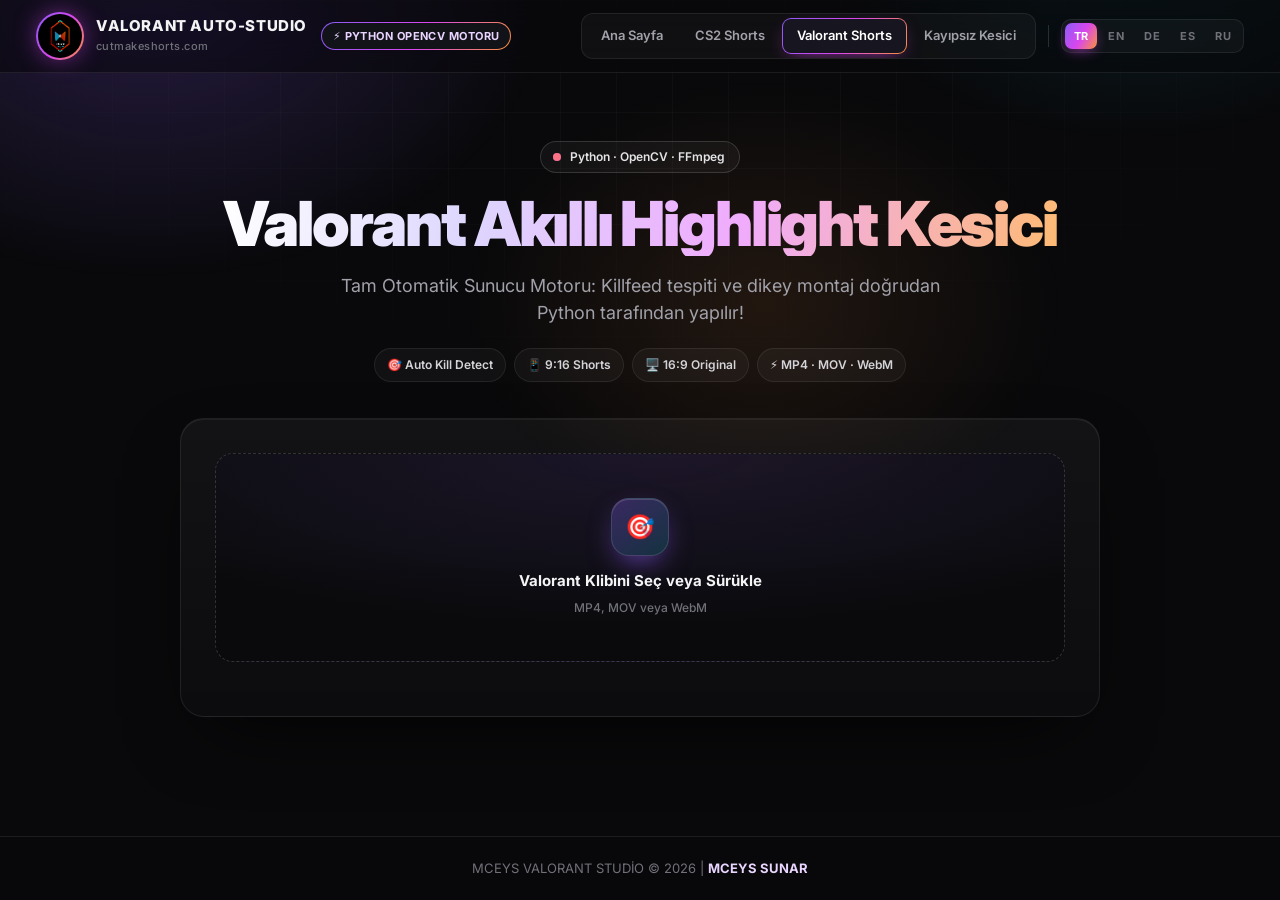
<file: valorant.html>
<!DOCTYPE html>
<html lang="tr">
<head>

<meta name="description" content="Valorant kliplerinizdeki vuruşları OpenCV yapay zeka motoruyla otomatik tespit edin. Ace ve takım kill'lerini doğal odaklı 9:16 dikey Shorts formatına çevirin.">
    <meta name="keywords" content="Valorant highlight maker, Valorant shorts yapma, Valorant otomatik kill bulucu, Valorant killfeed tespit, OpenCV Valorant edit, Valorant dikey video kırpma, Valorant ace clipper">
    <meta name="author" content="MCEYS">
    <meta name="robots" content="index, follow">
    <link rel="canonical" href="https://www.cutmakeshorts.com/valorant.html">

    <!-- Open Graph / Facebook -->
    <meta property="og:type" content="website">
    <meta property="og:url" content="https://www.cutmakeshorts.com/valorant.html">
    <meta property="og:title" content="Valorant Otomatik Highlight Kesici & Shorts Stüdyosu | MCEYS">
    <meta property="og:description" content="Yapay zeka ile Valorant killfeed'ini tara, en iyi vuruşları otomatik yakala ve dikey Shorts'a dönüştür.">
    <meta property="og:image" content="https://www.cutmakeshorts.com/site_logo.png">

    <!-- Twitter -->
    <meta name="twitter:card" content="summary_large_image">
    <meta name="twitter:title" content="Valorant AI Highlight Kesici | MCEYS">
    <meta name="twitter:description" content="Yapay zeka ile Valorant killfeed'ini tara, en iyi vuruşları otomatik yakala ve dikey Shorts'a dönüştür.">
    <meta name="twitter:image" content="https://www.cutmakeshorts.com/site_logo.png">
    
    <meta charset="UTF-8">
    <meta name="viewport" content="width=device-width, initial-scale=1.0">
    <title>MCEYS VALORANT STUDIO - Akıllı Highlight Kesici</title>
    <link rel="icon" type="image/x-icon" href="favicon.ico">

    <link rel="preconnect" href="https://fonts.googleapis.com" crossorigin>
    <link rel="preconnect" href="https://fonts.gstatic.com" crossorigin>
    <link rel="stylesheet" href="https://fonts.googleapis.com/css2?family=Inter:wght@400;500;600;700;800;900&family=JetBrains+Mono:wght@500;700&display=swap" crossorigin>
    <link rel="stylesheet" href="assets/theme.css">
</head>
<body class="page-val">

    <header>
        <div class="header-left">
            <a href="index.html" class="brand">
                <span class="logo-ring"><video src="site_logo.webm" class="header-logo" autoplay loop muted playsinline></video></span>
                <span class="brand-text"><h1>VALORANT AUTO-STUDIO</h1><span class="brand-sub">cutmakeshorts.com</span></span>
            </a>
            <span class="badge-val" data-i18n="badge_val">⚡ PYTHON OPENCV MOTORU</span>
        </div>

        <div class="header-right">
            <nav class="nav-pill-group">
                <a href="index.html" class="nav-link" data-i18n="nav_home">Ana Sayfa</a>
                <a href="studio.html" class="nav-link" data-i18n="nav_cs2">CS2 Shorts</a>
                <a href="valorant.html" class="nav-link active" data-i18n="nav_val">Valorant Shorts</a>
                <a href="trim.html" class="nav-link" data-i18n="nav_trim">Kayıpsız Kesici</a>
            </nav>
            <span class="header-divider"></span>
            <div class="lang-switch">
                <button class="lang-btn active" id="btn-lang-tr" onclick="setValLang('tr')">TR</button>
                <button class="lang-btn" id="btn-lang-en" onclick="setValLang('en')">EN</button>
                <button class="lang-btn" id="btn-lang-de" onclick="setValLang('de')">DE</button>
                <button class="lang-btn" id="btn-lang-es" onclick="setValLang('es')">ES</button>
                <button class="lang-btn" id="btn-lang-ru" onclick="setValLang('ru')">RU</button>
            </div>
        </div>
    </header>

    <main>
        <section class="page-hero">
            <div class="eyebrow reveal"><span class="eyebrow-dot"></span><span>Python · OpenCV · FFmpeg</span></div>
            <h2 class="hero-title reveal-2" data-i18n="title">Valorant Akıllı Highlight Kesici</h2>
            <p class="hero-sub reveal-3" data-i18n="desc">Tam Otomatik Sunucu Motoru: Killfeed tespiti ve dikey montaj doğrudan Python tarafından yapılır!</p>
            <div class="chip-row reveal-3">
                <span class="chip">🎯 Auto Kill Detect</span>
                <span class="chip">📱 9:16 Shorts</span>
                <span class="chip">🖥️ 16:9 Original</span>
                <span class="chip">⚡ MP4 · MOV · WebM</span>
            </div>
        </section>
        <div class="studio-card reveal-3">
            <div class="custom-file-upload" id="drop-zone" onclick="document.getElementById('v-video-file').click()">
                <span class="upload-icon">🎯</span>
                <span class="upload-title" id="v-file-name" data-i18n="upload_title">Valorant Klibini Seç veya Sürükle</span>
                <span class="upload-hint" data-i18n="upload_hint">MP4, MOV veya WebM</span>
                <input type="file" id="v-video-file" style="display: none;" accept="video/mp4,video/quicktime,video/webm">
            </div>

            <div id="workspace" class="workspace">
                <div class="format-selector">
                    <div class="format-card selected" id="opt-9-16" onclick="selectFormat('9-16')">
                        <span class="format-title" data-i18n="fmt_9_16_title">📱 Dikey Shorts (9:16)</span>
                        <span class="format-desc" data-i18n="fmt_9_16_desc">Doğal Odak + Büyütülmüş Killfeed</span>
                    </div>
                    <div class="format-card" id="opt-16-9" onclick="selectFormat('16-9')">
                        <span class="format-title" data-i18n="fmt_16_9_title">🖥️ Orijinal Yatay (16:9)</span>
                        <span class="format-desc" data-i18n="fmt_16_9_desc">Kayıpsız orijinal kalite</span>
                    </div>
                </div>

                <div class="mode-container">
                    <span class="mode-header" data-i18n="mode_header">🎯 HEDEF KILL TÜRÜ:</span>
                    <div class="mode-buttons">
                        <button type="button" class="btn-mode selected" id="mode-team" onclick="selectKillMode('team')" data-i18n="mode_team">👥 Tüm Takım & ACE (Önerilen)</button>
                        <button type="button" class="btn-mode" id="mode-solo" onclick="selectKillMode('solo')" data-i18n="mode_solo">👤 Sadece Kendi Kill'lerim</button>
                    </div>
                </div>

                <div class="player-frame">
                    <video id="val-player" controls playsinline></video>
                </div>

                <div class="debug-panel" id="debug-panel">
                    <span id="debug-status" data-i18n="status_ready">Durum: Sunucu motoru hazır</span>
                    <span id="debug-metrics" data-i18n="engine_type">Mod: Python OpenCV</span>
                </div>

                <button type="button" class="btn-submit" id="btn-scan" onclick="startScanAndRender()" data-i18n="btn_scan">🎬 SUNUCUDA OTOMATİK TARA VE MONTAJLA</button>
            </div>

            <div id="progress-box" class="progress-box">
                <ol class="stepper" data-progress-source="progress-fill" data-steps="server" aria-hidden="true">
                    <li class="step"><span class="step-dot">1</span><span class="step-label" data-step-label="0">Yükleniyor</span></li>
                    <li class="step"><span class="step-dot">2</span><span class="step-label" data-step-label="1">Analiz</span></li>
                    <li class="step"><span class="step-dot">3</span><span class="step-label" data-step-label="2">Kesiliyor</span></li>
                    <li class="step"><span class="step-dot">4</span><span class="step-label" data-step-label="3">Hazır</span></li>
                </ol>
                <div class="progress-meta">
                    <span id="progress-text">İşlem başlatılıyor...</span>
                    <span id="progress-pct">%0</span>
                </div>
                <div class="progress-bar-bg">
                    <div id="progress-fill" class="progress-bar-fill"></div>
                </div>
            </div>

            <div id="clips-container" class="clips-container">
                <h3 class="clips-title" data-i18n="res_headline">🔥 Üretilen Montaj</h3>
                <div id="clips-list"></div>
            </div>
        </div>
    </main>

    <footer>
        <p>MCEYS VALORANT STUDİO &copy; 2026 | <span data-i18n="footer_pres">MCEYS SUNAR</span></p>
    </footer>

    <script>
        const valDict = {
            tr: {
                nav_home: "Ana Sayfa",
                nav_cs2: "CS2 Shorts",
                nav_val: "Valorant Shorts",
                nav_trim: "Kayıpsız Kesici",
                badge_val: "⚡ PYTHON OPENCV MOTORU",
                title: "Valorant Akıllı Highlight Kesici",
                desc: "Tam Otomatik Sunucu Motoru: Killfeed tespiti ve dikey montaj doğrudan Python tarafından yapılır!",
                upload_title: "Valorant Klibini Seç veya Sürükle",
                upload_hint: "MP4, MOV veya WebM",
                fmt_9_16_title: "📱 Dikey Shorts (9:16)",
                fmt_9_16_desc: "Doğal Odak + Büyütülmüş Killfeed",
                fmt_16_9_title: "🖥️ Orijinal Yatay (16:9)",
                fmt_16_9_desc: "Kayıpsız orijinal kalite",
                mode_header: "🎯 HEDEF KILL TÜRÜ:",
                mode_team: "👥 Tüm Takım & ACE (Önerilen)",
                mode_solo: "👤 Sadece Kendi Kill'lerim",
                status_ready: "Durum: Sunucu motoru hazır",
                engine_type: "Mod: Python OpenCV",
                btn_scan: "🎬 SUNUCUDA OTOMATİK TARA VE MONTAJLA",
                res_headline: "🔥 Üretilen Montaj",
                footer_pres: "MCEYS SUNAR",
                msg_uploading: "Video sunucuya yükleniyor (Lütfen bekleyin)...",
                msg_analyzing: "Python OpenCV ile killfeed kare kare taranıyor...",
                msg_rendering: "FFmpeg doğal 9:16 ve killfeed montajını üretiyor...",
                msg_done: "Montaj tamamlandı, video indiriliyor!",
                clip_tag: "🔥 Kusursuz Sunucu Montajı",
                clip_desc: "OpenCV ile kill aralıkları tam yakalandı, gereksiz kısımlar atıldı!",
                btn_dl: "Montajı İndir",
                err_msg: "İşlem sırasında hata: "
            },
            en: {
                nav_home: "Home",
                nav_cs2: "CS2 Shorts",
                nav_val: "Valorant Shorts",
                nav_trim: "Lossless Trimmer",
                badge_val: "⚡ PYTHON OPENCV ENGINE",
                title: "Valorant Smart Highlight Clipper",
                desc: "Fully Automated Server Engine: Killfeed detection and vertical montage powered by Python!",
                upload_title: "Select or Drag Valorant Clip",
                upload_hint: "MP4, MOV or WebM",
                fmt_9_16_title: "📱 Vertical Shorts (9:16)",
                fmt_9_16_desc: "Natural Focus + Scaled Killfeed",
                fmt_16_9_title: "🖥️ Original Landscape (16:9)",
                fmt_16_9_desc: "Lossless original quality",
                mode_header: "🎯 TARGET KILL TYPE:",
                mode_team: "👥 Whole Team & ACE (Recommended)",
                mode_solo: "👤 Only My Kills",
                status_ready: "Status: Server engine ready",
                engine_type: "Mode: Python OpenCV",
                btn_scan: "🎬 AUTO SCAN & MONTAGE ON SERVER",
                res_headline: "🔥 Generated Montage",
                footer_pres: "MCEYS PRESENT",
                msg_uploading: "Uploading video to server (Please wait)...",
                msg_analyzing: "Scanning killfeed frame by frame with Python OpenCV...",
                msg_rendering: "FFmpeg generating natural 9:16 layout & killfeed...",
                msg_done: "Montage completed, downloading video!",
                clip_tag: "🔥 Flawless Server Montage",
                clip_desc: "Kill intervals accurately isolated with OpenCV, downtime removed!",
                btn_dl: "Download Montage",
                err_msg: "Error during process: "
            },
            de: {
                nav_home: "Startseite",
                nav_cs2: "CS2 Shorts",
                nav_val: "Valorant Shorts",
                nav_trim: "Verlustfreier Cutter",
                badge_val: "⚡ PYTHON OPENCV ENGINE",
                title: "Valorant Smart Highlight Cutter",
                desc: "Vollautomatischer Server-Engine: Killfeed-Erkennung und vertikale Montage direkt über Python!",
                upload_title: "Valorant Clip Auswählen oder Ziehen",
                upload_hint: "MP4, MOV oder WebM",
                fmt_9_16_title: "📱 Vertikale Shorts (9:16)",
                fmt_9_16_desc: "Natürlicher Fokus + Vergrößerter Killfeed",
                fmt_16_9_title: "🖥️ Original Querformat (16:9)",
                fmt_16_9_desc: "Verlustfreie Originalqualität",
                mode_header: "🎯 ZIEL-KILL-TYP:",
                mode_team: "👥 Gesamtes Team & ACE (Empfohlen)",
                mode_solo: "👤 Nur Eigene Kills",
                status_ready: "Status: Server-Engine bereit",
                engine_type: "Modus: Python OpenCV",
                btn_scan: "🎬 AUTOMATISCH SCANNEN & RENDERN",
                res_headline: "🔥 Erstellte Montage",
                footer_pres: "MCEYS PRÄSENTIERT",
                msg_uploading: "Video wird auf den Server hochgeladen...",
                msg_analyzing: "Killfeed wird Bild für Bild analysiert...",
                msg_rendering: "FFmpeg generiert natürliches 9:16 Layout...",
                msg_done: "Montage fertiggestellt, Video wird heruntergeladen!",
                clip_tag: "🔥 Perfekte Server-Montage",
                clip_desc: "Kill-Intervalle präzise extrahiert, Leerlauf entfernt!",
                btn_dl: "Montage Herunterladen",
                err_msg: "Fehler beim Vorgang: "
            },
            es: {
                nav_home: "Inicio",
                nav_cs2: "CS2 Shorts",
                nav_val: "Valorant Shorts",
                nav_trim: "Cortador sin Pérdidas",
                badge_val: "⚡ MOTOR PYTHON OPENCV",
                title: "Cortador Inteligente de Highlights Valorant",
                desc: "Motor de servidor totalmente automático: ¡Detección de feed de bajas y montaje vertical con Python!",
                upload_title: "Selecciona o Arrastra el Clip de Valorant",
                upload_hint: "MP4, MOV o WebM",
                fmt_9_16_title: "📱 Shorts Verticales (9:16)",
                fmt_9_16_desc: "Enfoque Natural + Feed de Bajas Ampliado",
                fmt_16_9_title: "🖥️ Horizontal Original (16:9)",
                fmt_16_9_desc: "Calidad original sin pérdidas",
                mode_header: "🎯 TIPO DE BAJA OBJETIVO:",
                mode_team: "👥 Todo el Equipo y ACE (Recomendado)",
                mode_solo: "👤 Solo Mis Bajas",
                status_ready: "Estado: Motor de servidor listo",
                engine_type: "Modo: Python OpenCV",
                btn_scan: "🎬 ESCANEAR Y MONTAR AUTOMÁTICAMENTE",
                res_headline: "🔥 Montaje Generado",
                footer_pres: "PRESENTADO POR MCEYS",
                msg_uploading: "Subiendo video al servidor (Por favor espera)...",
                msg_analyzing: "Escaneando feed de bajas cuadro a cuadro con Python OpenCV...",
                msg_rendering: "FFmpeg generando formato 9:16 y feed de bajas...",
                msg_done: "¡Montaje completado, descargando video!",
                clip_tag: "🔥 Montaje Impecable en Servidor",
                clip_desc: "¡Intervalos de bajas capturados con precisión, tiempos muertos eliminados!",
                btn_dl: "Descargar Montaje",
                err_msg: "Error durante el proceso: "
            },
            ru: {
                nav_home: "Главная",
                nav_cs2: "CS2 Shorts",
                nav_val: "Valorant Shorts",
                nav_trim: "Без потери качества",
                badge_val: "⚡ ДВИЖОК PYTHON OPENCV",
                title: "Умный хайлайт-клипер Valorant",
                desc: "Полностью автоматический сервер: распознавание киллфида и вертикальный монтаж на Python!",
                upload_title: "Выберите или перетащите клип",
                upload_hint: "MP4, MOV или WebM",
                fmt_9_16_title: "📱 Вертикальные Shorts (9:16)",
                fmt_9_16_desc: "Естественный фокус + Увеличенный киллфид",
                fmt_16_9_title: "🖥️ Исходный горизонтальный (16:9)",
                fmt_16_9_desc: "Без потери качества",
                mode_header: "🎯 ЦЕЛЬ ДЛЯ КИЛЛОВ:",
                mode_team: "👥 Вся команда и ACE (Рекомендуется)",
                mode_solo: "👤 Только мои фраги",
                status_ready: "Статус: Серверный движок готов",
                engine_type: "Режим: Python OpenCV",
                btn_scan: "🎬 АВТОСКАН И МОНТАЖ НА СЕРВЕРЕ",
                res_headline: "🔥 Готовый монтаж",
                footer_pres: "MCEYS ПРЕДСТАВЛЯЕТ",
                msg_uploading: "Загрузка видео на сервер...",
                msg_analyzing: "Сканирование киллфида по кадрам с помощью Python OpenCV...",
                msg_rendering: "FFmpeg создает формат 9:16 и киллфид...",
                msg_done: "Монтаж завершен, скачивание видео!",
                clip_tag: "🔥 Идеальный монтаж",
                clip_desc: "Фраги точно определены через OpenCV, лишнее вырезано!",
                btn_dl: "Скачать монтаж",
                err_msg: "Ошибка процесса: "
            }
        };

        const player = document.getElementById('val-player');
        const fileInput = document.getElementById('v-video-file');
        const dropZone = document.getElementById('drop-zone');
        
        let selectedFile = null;
        let selectedFormat = '9-16';
        let selectedKillMode = 'team';
        let currentLang = localStorage.getItem('mceys_lang') || 'tr';

        function setValLang(lang) {
            currentLang = lang;
            localStorage.setItem('mceys_lang', lang);

            document.querySelectorAll('.lang-btn').forEach(b => b.classList.remove('active'));
            const btn = document.getElementById('btn-lang-' + lang);
            if (btn) btn.classList.add('active');

            const dict = valDict[lang];
            if (!dict) return;

            document.querySelectorAll('[data-i18n]').forEach(el => {
                const k = el.getAttribute('data-i18n');
                if (k === 'upload_title' && selectedFile) return;
                if (dict[k]) el.innerText = dict[k];
            });
        }

        function selectFormat(fmt) {
            selectedFormat = fmt;
            document.getElementById('opt-9-16').classList.toggle('selected', fmt === '9-16');
            document.getElementById('opt-16-9').classList.toggle('selected', fmt === '16-9');
        }

        function selectKillMode(mode) {
            selectedKillMode = mode;
            document.getElementById('mode-solo').classList.toggle('selected', mode === 'solo');
            document.getElementById('mode-team').classList.toggle('selected', mode === 'team');
        }

        fileInput.addEventListener('change', function() {
            if(this.files && this.files[0]) handleFile(this.files[0]);
        });

        dropZone.addEventListener('dragover', (e) => { e.preventDefault(); dropZone.classList.add('dragover'); });
        dropZone.addEventListener('dragleave', () => dropZone.classList.remove('dragover'));
        dropZone.addEventListener('drop', (e) => {
            e.preventDefault();
            dropZone.classList.remove('dragover');
            if(e.dataTransfer.files && e.dataTransfer.files[0]) handleFile(e.dataTransfer.files[0]);
        });

        function handleFile(file) {
            selectedFile = file;
            document.getElementById('v-file-name').innerText = "✔ " + file.name;
            document.getElementById('v-file-name').style.color = "var(--success)";
            document.getElementById('workspace').style.display = 'block';

            player.src = URL.createObjectURL(file);
            player.load();
        }

        async function startScanAndRender() {
            if (!selectedFile) return;

            const dict = valDict[currentLang];
            const btn = document.getElementById('btn-scan');
            const pBox = document.getElementById('progress-box');
            const pFill = document.getElementById('progress-fill');
            const pText = document.getElementById('progress-text');
            const pPct = document.getElementById('progress-pct');
            const clipsBox = document.getElementById('clips-container');
            const clipsList = document.getElementById('clips-list');
            const debugStatus = document.getElementById('debug-status');

            btn.disabled = true;
            clipsBox.style.display = 'none';
            clipsList.innerHTML = '';
            pBox.style.display = 'block';

            pText.innerText = dict.msg_uploading;
            pFill.style.width = '20%';
            pPct.innerText = '%20';
            debugStatus.innerText = "Processing...";

            const formData = new FormData();
            formData.append('video', selectedFile);
            formData.append('format', selectedFormat);
            formData.append('mode', selectedKillMode);
            formData.append('game', 'valorant');

            try {
                setTimeout(() => {
                    if (btn.disabled) {
                        pText.innerText = dict.msg_analyzing;
                        pFill.style.width = '55%';
                        pPct.innerText = '%55';
                    }
                }, 2500);

                setTimeout(() => {
                    if (btn.disabled) {
                        pText.innerText = dict.msg_rendering;
                        pFill.style.width = '80%';
                        pPct.innerText = '%80';
                    }
                }, 7000);

                const response = await fetch('/api/process', {
                    method: 'POST',
                    body: formData
                });

                if (!response.ok) {
                    const errData = await response.json().catch(() => ({}));
                    throw new Error(errData.error || 'Server render error');
                }

                pText.innerText = dict.msg_done;
                pFill.style.width = '100%';
                pPct.innerText = '%100';

                const blob = await response.blob();
                const url = URL.createObjectURL(blob);

                clipsList.innerHTML = `
                    <div class="clip-item" style="border: 2px solid var(--val-red); background: rgba(255, 70, 85, 0.05);">
                        <div class="clip-info">
                            <span class="clip-tag">${dict.clip_tag} (${selectedFormat === '9-16' ? '9:16 Shorts' : '16:9'})</span>
                            <span class="clip-time">${dict.clip_desc}</span>
                        </div>
                        <a class="btn-clip-dl" href="${url}" download="valorant_shorts_${Date.now()}.mp4">${dict.btn_dl}</a>
                    </div>
                `;

                clipsBox.style.display = 'block';
                debugStatus.innerText = "Done!";
            } catch (err) {
                alert(dict.err_msg + err.message);
                pText.innerText = "Error!";
                debugStatus.innerText = "Error!";
            } finally {
                btn.disabled = false;
            }
        }

        setValLang(currentLang);
    </script>
    <script src="assets/theme.js" defer></script>
</body>
</html>
</file>
<file: assets/theme.css>
/* =====================================================================
   MCEYS CUT STUDIO — Next-gen UI theme (shared by all pages)
   Pure presentation layer. No IDs / handlers are defined here.
   ===================================================================== */

:root {
    /* Surfaces */
    --bg: #09090B;
    --bg-2: #0F1117;
    --panel-solid: #111319;
    --glass: rgba(255, 255, 255, 0.035);
    --glass-2: rgba(255, 255, 255, 0.06);
    --line: rgba(255, 255, 255, 0.08);
    --line-2: rgba(255, 255, 255, 0.14);
    --field: rgba(9, 9, 11, 0.6);

    /* Text */
    --text: #F4F4F5;
    --muted: #A1A1AA;
    --dim: #71717A;

    /* Accents */
    --violet: #8B5CF6;
    --purple: #A855F7;
    --magenta: #D946EF;
    --cyan: #22D3EE;
    --pink: #F472B6;
    --orange: #FB923C;
    --green: #34D399;

    --grad-brand: linear-gradient(120deg, #8B5CF6 0%, #D946EF 52%, #FB923C 100%);
    --grad-cool: linear-gradient(120deg, #22D3EE 0%, #8B5CF6 100%);
    --grad-text: linear-gradient(100deg, #FFFFFF 0%, #DDD6FE 30%, #F0ABFC 62%, #FDBA74 100%);

    --glow-violet: 0 0 0 1px rgba(168, 85, 247, 0.45), 0 12px 40px -10px rgba(168, 85, 247, 0.6);
    --glow-cyan: 0 0 0 1px rgba(34, 211, 238, 0.5), 0 12px 40px -10px rgba(34, 211, 238, 0.55);

    --r-xl: 24px;
    --r-lg: 18px;
    --r: 14px;
    --r-sm: 10px;

    --font: 'Inter', ui-sans-serif, system-ui, -apple-system, 'Segoe UI', Roboto, Helvetica, Arial, sans-serif;
    --mono: 'JetBrains Mono', ui-monospace, SFMono-Regular, Consolas, monospace;
    --ease: cubic-bezier(0.2, 0.8, 0.2, 1);

    /* Legacy variable names still referenced from page JavaScript */
    --success: #34D399;
    --danger: #F87171;
    --text-main: var(--text);
    --text-muted: var(--muted);
    --accent: #A855F7;
    --accent-hover: #8B5CF6;
    --accent-glow: rgba(168, 85, 247, 0.35);
    --border-color: var(--line);
    --border-focus: var(--violet);
    --bg-main: var(--bg);
    --bg-card: var(--panel-solid);
    --bg-input: var(--field);
    --val-red: #FB7185;
    --val-glow: rgba(251, 113, 133, 0.35);
    --discord: #5865F2;
}

/* ---------------------------------------------------------------- base */
*, *::before, *::after { box-sizing: border-box; margin: 0; padding: 0; }
html { -webkit-text-size-adjust: 100%; scroll-behavior: smooth; }
body {
    font-family: var(--font);
    background: var(--bg);
    color: var(--text);
    min-height: 100vh;
    display: flex;
    flex-direction: column;
    overflow-x: hidden;
    line-height: 1.5;
    -webkit-font-smoothing: antialiased;
    -moz-osx-font-smoothing: grayscale;
    position: relative;
}
/* aurora */
body::before {
    content: "";
    position: fixed;
    left: -10vw; right: -10vw; top: -25vh;
    height: 95vh;
    background:
        radial-gradient(38% 50% at 18% 24%, rgba(139, 92, 246, 0.24), transparent 70%),
        radial-gradient(32% 44% at 82% 12%, rgba(34, 211, 238, 0.15), transparent 70%),
        radial-gradient(28% 38% at 58% 62%, rgba(251, 146, 60, 0.10), transparent 70%);
    z-index: -2;
    pointer-events: none;
}
/* grid */
body::after {
    content: "";
    position: fixed;
    inset: 0;
    background-image:
        linear-gradient(rgba(255, 255, 255, 0.028) 1px, transparent 1px),
        linear-gradient(90deg, rgba(255, 255, 255, 0.028) 1px, transparent 1px);
    background-size: 56px 56px;
    -webkit-mask-image: radial-gradient(ellipse 80% 60% at 50% 0%, #000 25%, transparent 75%);
    mask-image: radial-gradient(ellipse 80% 60% at 50% 0%, #000 25%, transparent 75%);
    z-index: -1;
    pointer-events: none;
}
::selection { background: rgba(168, 85, 247, 0.45); color: #fff; }
a { color: inherit; }
img, video { max-width: 100%; }

@keyframes fadeUp { from { opacity: 0; transform: translateY(14px); } to { opacity: 1; transform: none; } }
@keyframes sweep { from { transform: translateX(-120%); } to { transform: translateX(120%); } }
/* Same visual as an expanding 0 -> 10px box-shadow ring, but compositor-only */
@keyframes pulseSm { from { transform: scale(1); opacity: 1; } to { transform: scale(3.5); opacity: 0; } }      /* 8px dot  -> 28px */
@keyframes pulseLg { from { transform: scale(1); opacity: 1; } to { transform: scale(1.7143); opacity: 0; } } /* 28px dot -> 48px */
@keyframes flowX { from { transform: translateX(0); } to { transform: translateX(-50%); } }
@keyframes blink { 0%, 100% { opacity: 1; } 50% { opacity: 0.35; } }
@keyframes float { 0%, 100% { transform: translateY(0); } 50% { transform: translateY(-10px); } }
@keyframes kfIn { 0% { opacity: 0; transform: translateX(30px); } 12%, 80% { opacity: 1; transform: none; } 100% { opacity: 0; transform: none; } }
@keyframes spin { to { transform: rotate(360deg); } }

.reveal { animation: fadeUp 0.6s var(--ease) both; }
.reveal-2 { animation: fadeUp 0.6s 0.08s var(--ease) both; }
.reveal-3 { animation: fadeUp 0.6s 0.16s var(--ease) both; }

/* ---------------------------------------------------------------- header */
header {
    position: sticky;
    top: 0;
    z-index: 50;
    width: 100%;
    display: flex;
    align-items: center;
    justify-content: space-between;
    flex-wrap: wrap;
    gap: 12px 18px;
    padding: 12px clamp(16px, 3vw, 36px);
    background: rgba(9, 9, 11, 0.62);
    -webkit-backdrop-filter: saturate(160%) blur(18px);
    backdrop-filter: saturate(160%) blur(18px);
    border-bottom: 1px solid var(--line);
}
.header-left { display: flex; align-items: center; gap: 14px; min-width: 0; }
.brand { display: inline-flex; align-items: center; gap: 12px; text-decoration: none; color: inherit; cursor: pointer; min-width: 0; }
.logo-ring {
    display: inline-flex;
    padding: 2px;
    border-radius: 50%;
    background: var(--grad-brand);
    box-shadow: 0 0 26px -4px rgba(217, 70, 239, 0.65);
    flex-shrink: 0;
}
.header-logo { width: 44px; height: 44px; min-width: 44px; border-radius: 50%; object-fit: cover; display: block; background: #000; }
.brand-text { display: flex; flex-direction: column; gap: 3px; min-width: 0; }
.brand h1 { font-size: 15px; font-weight: 800; letter-spacing: 0.04em; line-height: 1.1; white-space: nowrap; }
.brand-sub { font-size: 11px; font-weight: 500; color: var(--dim); letter-spacing: 0.04em; }

.badge-version, .badge-val {
    display: inline-flex;
    align-items: center;
    font-size: 11px;
    font-weight: 700;
    letter-spacing: 0.04em;
    padding: 5px 11px;
    border-radius: 999px;
    color: #E9D5FF;
    background: linear-gradient(var(--panel-solid), var(--panel-solid)) padding-box, var(--grad-brand) border-box;
    border: 1px solid transparent;
    white-space: nowrap;
}

.header-right { display: flex; align-items: center; gap: 12px; flex-wrap: wrap; }
.nav-pill-group {
    display: flex;
    gap: 2px;
    padding: 4px;
    border-radius: 12px;
    background: var(--glass);
    border: 1px solid var(--line);
    overflow-x: auto;
    scrollbar-width: none;
    max-width: 100%;
}
.nav-pill-group::-webkit-scrollbar { display: none; }
.nav-link {
    color: var(--muted);
    text-decoration: none;
    font-size: 13px;
    font-weight: 600;
    padding: 7px 14px;
    border-radius: 9px;
    border: 1px solid transparent;
    white-space: nowrap;
}
.nav-link:hover { color: #fff; background: var(--glass-2); }
.nav-link.active {
    color: #fff;
    background: linear-gradient(#17151f, #17151f) padding-box, var(--grad-brand) border-box;
    box-shadow: 0 6px 20px -8px rgba(217, 70, 239, 0.7);
}
.header-divider { width: 1px; height: 22px; background: var(--line-2); display: inline-block; }

.server-status, .global-badge {
    display: inline-flex;
    align-items: center;
    gap: 6px;
    font-size: 12px;
    font-weight: 600;
    color: var(--muted);
    padding: 6px 11px;
    border-radius: 999px;
    border: 1px solid rgba(52, 211, 153, 0.22);
    background: rgba(52, 211, 153, 0.06);
    white-space: nowrap;
}
.global-badge { color: var(--green); }
.server-status [data-i18n="servers_active"] { color: var(--green) !important; animation: blink 2.4s ease-in-out infinite; }

.lang-switch { display: flex; padding: 3px; gap: 2px; border-radius: 10px; background: var(--glass); border: 1px solid var(--line); }
.lang-btn {
    background: transparent;
    border: none;
    color: var(--dim);
    padding: 6px 9px;
    font: 700 11px var(--font);
    letter-spacing: 0.04em;
    border-radius: 7px;
    cursor: pointer;
}
.lang-btn:hover { color: #fff; background: var(--glass-2); }
.lang-btn.active { color: #fff; background: var(--grad-brand); box-shadow: 0 4px 14px -4px rgba(217, 70, 239, 0.7); }

/* ---------------------------------------------------------------- hero (shared) */
.page-hero { text-align: center; max-width: 900px; margin: 0 auto; padding: clamp(36px, 6vw, 68px) 20px clamp(24px, 4vw, 36px); }
.eyebrow {
    display: inline-flex;
    align-items: center;
    gap: 9px;
    padding: 6px 14px 6px 8px;
    border-radius: 999px;
    border: 1px solid var(--line-2);
    background: rgba(255, 255, 255, 0.04);
    isolation: isolate;
    font-size: 12px;
    font-weight: 600;
    color: #E4E4E7;
}
.eyebrow-dot { position: relative; width: 8px; height: 8px; margin-left: 4px; border-radius: 50%; background: var(--green); }
.eyebrow-dot::after { content: ""; position: absolute; inset: 0; border-radius: 50%; background: rgba(168, 85, 247, 0.55); z-index: -1; animation: pulseSm 1.8s ease-out infinite; }
.hero-title {
    font-size: clamp(32px, 5.6vw, 62px);
    font-weight: 900;
    letter-spacing: -0.035em;
    line-height: 1.05;
    margin: 18px 0 16px;
    background: var(--grad-text);
    -webkit-background-clip: text;
    background-clip: text;
    color: transparent;
    text-wrap: balance;
}
.hero-sub { font-size: clamp(15px, 2vw, 18px); color: var(--muted); max-width: 640px; margin: 0 auto; text-wrap: pretty; }
.chip-row { display: flex; flex-wrap: wrap; justify-content: center; gap: 8px; margin-top: 22px; }
.chip {
    display: inline-flex;
    align-items: center;
    gap: 6px;
    font-size: 12px;
    font-weight: 600;
    padding: 7px 12px;
    border-radius: 999px;
    background: var(--glass);
    border: 1px solid var(--line);
    color: #D4D4D8;
    white-space: nowrap;
}

/* ---------------------------------------------------------------- glass cards */
.studio-card, .preview-card, .editor-container, .feature-card, .tool-card {
    background: linear-gradient(180deg, rgba(255, 255, 255, 0.045), rgba(255, 255, 255, 0.015));
    border: 1px solid var(--line);
    border-radius: var(--r-xl);
    box-shadow: inset 0 1px 0 rgba(255, 255, 255, 0.05), 0 30px 80px -30px rgba(0, 0, 0, 0.85);
    transition: transform 0.3s var(--ease);
}

/* ---------------------------------------------------------------- forms */
label {
    display: block;
    font-size: 11.5px;
    font-weight: 700;
    color: var(--muted);
    text-transform: uppercase;
    letter-spacing: 0.09em;
    margin-bottom: 10px;
}
.form-group { margin-bottom: 22px; }
.form-row { display: flex; gap: 16px; }

input[type="text"], select {
    width: 100%;
    padding: 13px 16px;
    background: var(--field);
    border: 1px solid var(--line);
    border-radius: 12px;
    color: #fff;
    font: 500 15px var(--font);
}
input[type="text"]::placeholder { color: var(--dim); }
input[type="text"]:hover, select:hover { border-color: var(--line-2); }
input[type="text"]:focus, select:focus {
    outline: none;
    border-color: rgba(168, 85, 247, 0.75);
    background: rgba(9, 9, 11, 0.8);
    box-shadow: 0 0 0 4px rgba(168, 85, 247, 0.16), 0 0 28px -8px rgba(168, 85, 247, 0.7);
}
select {
    -webkit-appearance: none;
    appearance: none;
    cursor: pointer;
    padding-right: 40px;
    background-image: url("data:image/svg+xml,%3Csvg xmlns='http://www.w3.org/2000/svg' width='12' height='12' viewBox='0 0 24 24' fill='none' stroke='%23A1A1AA' stroke-width='2.5' stroke-linecap='round' stroke-linejoin='round'%3E%3Cpath d='m6 9 6 6 6-6'/%3E%3C/svg%3E");
    background-repeat: no-repeat;
    background-position: right 15px center;
}
select option { background: #111319; color: #fff; }

/* selectable tiles */
.mode-selector, .format-selector, .mode-buttons { display: flex; gap: 10px; }
.mode-selector { margin-bottom: 24px; }
.format-selector { margin-bottom: 18px; }
.mode-card, .format-card, .btn-mode {
    flex: 1;
    position: relative;
    padding: 14px 12px;
    background: var(--field);
    border: 1px solid var(--line);
    border-radius: var(--r);
    color: var(--muted);
    font: 600 13px var(--font);
    text-align: center;
    cursor: pointer;
    user-select: none;
    transition: transform 0.25s var(--ease);
}
.mode-card:hover, .format-card:hover, .btn-mode:hover { color: #fff; border-color: rgba(168, 85, 247, 0.4); transform: translateY(-1px); }
.mode-card.active, .format-card.selected, .btn-mode.selected {
    color: #fff;
    background: linear-gradient(180deg, rgba(168, 85, 247, 0.2), rgba(168, 85, 247, 0.06));
    border-color: rgba(168, 85, 247, 0.65);
    box-shadow: var(--glow-violet);
}
.format-card { padding: 16px 14px; }
.format-title { display: block; font-size: 14px; font-weight: 700; color: #fff; margin-bottom: 4px; }
.format-desc { font-size: 12px; color: var(--muted); }

/* upload cockpit */
.custom-file-upload, label.custom-file-upload {
    position: relative;
    display: flex;
    flex-direction: column;
    align-items: center;
    justify-content: center;
    gap: 6px;
    padding: 34px 20px;
    border-radius: var(--r-lg);
    border: 1.5px dashed rgba(255, 255, 255, 0.16);
    background:
        radial-gradient(120% 140% at 50% 0%, rgba(139, 92, 246, 0.12), transparent 60%),
        var(--field);
    cursor: pointer;
    text-align: center;
    text-transform: none;
    letter-spacing: normal;
    font-size: 14px;
    font-weight: 500;
    color: var(--text);
    margin-bottom: 0;
    overflow: hidden;
    transition: transform 0.25s var(--ease);
}
.custom-file-upload::after {
    content: "";
    position: absolute;
    inset: 0;
    background: linear-gradient(110deg, transparent 35%, rgba(255, 255, 255, 0.06) 50%, transparent 65%);
    transform: translateX(-120%);
    pointer-events: none;
}
.custom-file-upload:hover {
    border-color: rgba(168, 85, 247, 0.7);
    box-shadow: var(--glow-violet);
    transform: translateY(-2px);
    background:
        radial-gradient(120% 140% at 50% 0%, rgba(139, 92, 246, 0.2), transparent 60%),
        var(--field);
}
.custom-file-upload:hover::after { animation: sweep 1.1s var(--ease); }
.custom-file-upload.dragover {
    border-style: solid;
    border-color: var(--cyan);
    box-shadow: var(--glow-cyan);
    transform: scale(1.01);
    background:
        radial-gradient(120% 140% at 50% 0%, rgba(34, 211, 238, 0.2), transparent 60%),
        var(--field);
}
.upload-icon {
    width: 58px;
    height: 58px;
    border-radius: 18px;
    display: grid;
    place-items: center;
    font-size: 24px;
    margin-bottom: 8px;
    background: linear-gradient(135deg, rgba(139, 92, 246, 0.3), rgba(34, 211, 238, 0.18));
    border: 1px solid rgba(255, 255, 255, 0.12);
    box-shadow: 0 12px 30px -10px rgba(139, 92, 246, 0.8), inset 0 1px 0 rgba(255, 255, 255, 0.15);
    transition: transform 0.3s var(--ease);
}
.custom-file-upload:hover .upload-icon { transform: translateY(-3px) scale(1.05); }
.upload-title { font-size: 15px; font-weight: 700; color: var(--text); word-break: break-word; }
.upload-hint { font-size: 12px; color: var(--dim); font-weight: 500; }
.custom-file-upload.compact { flex-direction: row; justify-content: flex-start; gap: 12px; padding: 11px 14px; border-radius: var(--r); text-align: left; }
.custom-file-upload.compact .upload-icon { width: 36px; height: 36px; border-radius: 11px; font-size: 16px; margin: 0; flex-shrink: 0; }
.custom-file-upload.compact .upload-title { font-size: 13px; }
.hidden-file-input { display: none; }

/* AI banner */
.ai-banner {
    display: flex;
    align-items: center;
    gap: 14px;
    padding: 14px 16px;
    margin-bottom: 22px;
    border-radius: var(--r);
    background: linear-gradient(90deg, rgba(34, 211, 238, 0.1), rgba(139, 92, 246, 0.06));
    border: 1px solid rgba(34, 211, 238, 0.25);
    position: relative;
    overflow: hidden;
}
.ai-banner::before {
    content: "";
    position: absolute;
    top: 0; bottom: 0; left: 0;
    width: 3px;
    background: var(--grad-cool);
}
.ai-banner-icon {
    width: 38px; height: 38px;
    flex-shrink: 0;
    display: grid; place-items: center;
    font-size: 18px;
    border-radius: 12px;
    background: rgba(34, 211, 238, 0.14);
    border: 1px solid rgba(34, 211, 238, 0.3);
}
.ai-banner-title { font-size: 12.5px; font-weight: 800; letter-spacing: 0.05em; color: var(--cyan); }
.ai-banner-desc { font-size: 12.5px; color: var(--muted); margin-top: 2px; }

/* primary button */
.btn-submit {
    position: relative;
    width: 100%;
    padding: 17px 20px;
    margin-top: 8px;
    border: 0;
    border-radius: var(--r);
    background: var(--grad-brand);
    background-size: 160% 100%;
    background-position: 0 0;
    color: #fff;
    font: 800 14px var(--font);
    letter-spacing: 0.07em;
    text-transform: uppercase;
    cursor: pointer;
    overflow: hidden;
    isolation: isolate;
    box-shadow: 0 12px 32px -12px rgba(217, 70, 239, 0.8), inset 0 1px 0 rgba(255, 255, 255, 0.25);
    transition: transform 0.2s var(--ease), opacity 0.2s;
}
.btn-submit::after {
    content: "";
    position: absolute;
    inset: 0;
    z-index: -1;
    background: linear-gradient(110deg, transparent 30%, rgba(255, 255, 255, 0.35) 50%, transparent 70%);
    transform: translateX(-120%);
}
.btn-submit::before {
    content: "";
    position: absolute;
    inset: 0;
    z-index: -1;
    background: var(--grad-brand);
    background-size: 160% 100%;
    background-position: 100% 0;
    opacity: 0;
    transition: opacity 0.6s var(--ease);
}
.btn-submit:hover::before { opacity: 1; }
.btn-submit:hover { transform: translateY(-2px); box-shadow: 0 20px 44px -14px rgba(217, 70, 239, 0.95), inset 0 1px 0 rgba(255, 255, 255, 0.3); }
.btn-submit:hover::after { animation: sweep 0.9s var(--ease); }
.btn-submit:active { transform: translateY(0) scale(0.99); }
.btn-submit:focus-visible { outline: 2px solid var(--cyan); outline-offset: 3px; }
.btn-submit:disabled { cursor: progress; opacity: 0.75; transform: none; box-shadow: none; }
.btn-submit:disabled::after { animation: sweep 1.3s linear infinite; }

/* ---------------------------------------------------------------- progress + stepper */
.progress-box {
    display: none;
    margin: 0 clamp(20px, 3vw, 32px) 28px;
    padding: 20px;
    border-radius: var(--r-lg);
    background: rgba(9, 9, 11, 0.6);
    border: 1px solid var(--line);
    animation: fadeUp 0.4s var(--ease);
}
.progress-meta { display: flex; justify-content: space-between; align-items: center; gap: 12px; font-size: 13px; font-weight: 600; color: #E4E4E7; margin-bottom: 10px; }
#progress-percent, #progress-pct { font-family: var(--mono); font-weight: 700; color: var(--cyan); }
.progress-bar-bg { width: 100%; height: 8px; border-radius: 99px; background: rgba(255, 255, 255, 0.06); overflow: hidden; }
.progress-bar-fill {
    width: 0%;
    height: 100%;
    border-radius: 99px;
    position: relative;
    overflow: hidden;
    background: linear-gradient(90deg, #8B5CF6, #D946EF, #22D3EE, #8B5CF6);
    background-size: 200% 100%;
    box-shadow: 0 0 18px rgba(217, 70, 239, 0.55);
    transition: width 0.6s var(--ease); /* width is set by page JS; kept as-is */
}
.progress-bar-fill::before {
    content: "";
    position: absolute;
    top: 0; bottom: 0; left: 0;
    width: 400%;
    background: linear-gradient(90deg, #8B5CF6, #D946EF, #22D3EE, #8B5CF6);
    background-size: 50% 100%;
    animation: flowX 2.2s linear infinite;
}
.progress-bar-fill.is-complete { background: linear-gradient(90deg, #34D399, #22D3EE); box-shadow: 0 0 18px rgba(52, 211, 153, 0.5); }
.progress-bar-fill.is-complete::before { display: none; }
.status-msg { font-size: 13px; font-weight: 500; color: var(--muted); margin-top: 12px; display: flex; align-items: center; gap: 8px; }

.stepper { list-style: none; isolation: isolate; display: grid; grid-template-columns: repeat(4, 1fr); margin-bottom: 18px; }
.step { position: relative; display: flex; flex-direction: column; align-items: center; gap: 8px; text-align: center; }
.step::before {
    content: "";
    position: absolute;
    top: 13px;
    right: 50%;
    width: 100%;
    height: 2px;
    background: rgba(255, 255, 255, 0.08);
    z-index: -2;
}
.step:first-child::before { display: none; }
.step::after {
    content: "";
    position: absolute;
    top: 13px;
    right: 50%;
    width: 100%;
    height: 2px;
    background: var(--grad-cool);
    z-index: -2;
    transform: scaleX(0);
    transform-origin: right center;
    transition: transform 0.6s var(--ease);
}
.step:first-child::after { display: none; }
.step.active::after, .step.done::after { transform: scaleX(1); }
.step-dot {
    position: relative;
    width: 28px;
    height: 28px;
    border-radius: 50%;
    display: grid;
    place-items: center;
    font-size: 11px;
    font-weight: 800;
    font-family: var(--mono);
    color: var(--dim);
    background: #111319;
    border: 2px solid rgba(255, 255, 255, 0.12);
}
.step-label { font-size: 11.5px; font-weight: 600; color: var(--dim); }
.step.active .step-dot {
    color: #fff;
    border-color: var(--purple);
    background: radial-gradient(circle, rgba(168, 85, 247, 0.5), #111319 70%);
}
.step.active .step-dot::after { content: ""; position: absolute; inset: -2px; border-radius: 50%; background: rgba(168, 85, 247, 0.55); z-index: -1; animation: pulseLg 1.4s ease-out infinite; }
.step.active .step-dot::before {
    content: "";
    position: absolute;
    inset: -5px;
    border-radius: 50%;
    border: 2px solid transparent;
    border-top-color: var(--cyan);
    animation: spin 1s linear infinite;
}
.step.active .step-label { color: #fff; }
.step.done .step-dot { color: #06121a; font-size: 0; border-color: transparent; background: linear-gradient(135deg, #34D399, #22D3EE); }
.step.done .step-dot::after { content: "✓"; font-size: 13px; font-weight: 900; color: #052e24; }
.step.done .step-label { color: var(--green); }

/* ---------------------------------------------------------------- results */
.result-box {
    display: none;
    margin: 0 clamp(20px, 3vw, 32px) 28px;
    padding: 24px;
    border-radius: var(--r-lg);
    background: linear-gradient(180deg, rgba(52, 211, 153, 0.09), rgba(34, 211, 238, 0.03));
    border: 1px solid rgba(52, 211, 153, 0.28);
    animation: fadeUp 0.45s var(--ease);
}
.result-title { display: flex; align-items: center; gap: 8px; color: var(--green); font-weight: 800; font-size: 16px; margin-bottom: 16px; }
.media-preview-container { display: flex; gap: 16px; margin-bottom: 18px; flex-wrap: wrap; align-items: flex-start; }
.player-wrapper { background: #000; border-radius: var(--r); overflow: hidden; border: 1px solid var(--line-2); display: flex; flex-direction: column; box-shadow: 0 20px 50px -20px rgba(0, 0, 0, 0.9); }
.player-wrapper video { max-height: 400px; width: auto; max-width: 100%; display: block; outline: none; }
.cover-preview-wrapper img { max-height: 400px; width: auto; max-width: 100%; border-radius: var(--r); border: 1px solid var(--line-2); display: block; box-shadow: 0 20px 50px -20px rgba(0, 0, 0, 0.9); }
.actions { display: flex; gap: 10px; flex-wrap: wrap; margin-bottom: 18px; }
.download-btn {
    display: inline-flex;
    align-items: center;
    justify-content: center;
    gap: 8px;
    padding: 12px 20px;
    border-radius: 12px;
    background: var(--grad-cool);
    color: #fff;
    text-decoration: none;
    font-size: 14px;
    font-weight: 700;
    border: 0;
    box-shadow: 0 10px 26px -10px rgba(34, 211, 238, 0.7);
    transition: transform 0.2s var(--ease);
}
.download-btn:hover { transform: translateY(-2px); box-shadow: 0 16px 34px -10px rgba(34, 211, 238, 0.85); }

.share-section { border-top: 1px solid var(--line); padding-top: 18px; margin-top: 6px; }
.share-title { font-size: 11.5px; font-weight: 700; color: var(--muted); text-transform: uppercase; letter-spacing: 0.09em; margin-bottom: 12px; }
.share-buttons { display: flex; gap: 8px; flex-wrap: wrap; }
.share-btn {
    display: inline-flex;
    align-items: center;
    gap: 8px;
    padding: 9px 14px;
    border-radius: 10px;
    font: 700 12px var(--font);
    text-decoration: none;
    color: #fff;
    background: var(--glass-2);
    border: 1px solid var(--line);
    cursor: pointer;
    transition: transform 0.2s var(--ease);
}
.share-btn:hover { transform: translateY(-2px); }
.share-btn.yt:hover { background: #cc0000; border-color: #ff3b3b; box-shadow: 0 8px 22px -8px rgba(255, 0, 0, 0.7); }
.share-btn.tiktok:hover { background: #000; border-color: #22D3EE; color: #22D3EE; box-shadow: 0 8px 22px -8px rgba(34, 211, 238, 0.7); }
.share-btn.discord:hover { background: var(--discord); border-color: var(--discord); box-shadow: 0 8px 22px -8px rgba(88, 101, 242, 0.8); }
.share-btn.webshare { background: linear-gradient(135deg, #10b981, #0ea5e9); border-color: transparent; }

/* ---------------------------------------------------------------- footer */
footer {
    margin-top: auto;
    padding: 22px clamp(16px, 3vw, 48px);
    text-align: center;
    font-size: 13px;
    color: var(--dim);
    border-top: 1px solid var(--line);
    background: rgba(9, 9, 11, 0.6);
}
footer span { color: #E9D5FF; font-weight: 700; }
.kick-badge, .yt-badge {
    display: inline-flex;
    align-items: center;
    gap: 8px;
    padding: 6px 14px;
    border-radius: 999px;
    text-decoration: none;
    font-weight: 700;
    font-size: 12px;
}
.kick-badge { background: rgba(83, 252, 24, 0.08); color: #53fc18; border: 1px solid rgba(83, 252, 24, 0.3); }
.kick-badge:hover { background: #53fc18; color: #000; box-shadow: 0 0 18px rgba(83, 252, 24, 0.5); }
.yt-badge { background: rgba(255, 0, 0, 0.08); color: #ff4d4d; border: 1px solid rgba(255, 0, 0, 0.3); }
.yt-badge:hover { background: #ff0000; color: #fff; box-shadow: 0 0 18px rgba(255, 0, 0, 0.55); }

/* =====================================================================
   LANDING (index.html)
   ===================================================================== */
.landing { flex: 1; width: 100%; max-width: 1200px; margin: 0 auto; padding: 0 clamp(16px, 3vw, 32px) 64px; }
.hero {
    display: grid;
    grid-template-columns: 1.15fr 0.85fr;
    align-items: center;
    gap: 48px;
    padding: clamp(40px, 7vw, 88px) 0 clamp(40px, 6vw, 72px);
}
.hero-copy { text-align: left; }
.hero-copy .hero-title { font-size: clamp(34px, 5vw, 60px); }
.hero-copy .hero-sub { margin: 0; }
.cta-row { display: flex; flex-wrap: wrap; gap: 12px; margin-top: 30px; }
.cta-btn, .cta-ghost {
    display: inline-flex;
    align-items: center;
    justify-content: center;
    gap: 10px;
    padding: 16px 28px;
    border-radius: var(--r);
    font-size: 14px;
    font-weight: 800;
    letter-spacing: 0.05em;
    text-transform: uppercase;
    text-decoration: none;
    transition: transform 0.2s var(--ease);
}
.cta-btn {
    color: #fff !important;
    background: var(--grad-brand);
    background-size: 160% 100%;
    box-shadow: 0 14px 36px -12px rgba(217, 70, 239, 0.85), inset 0 1px 0 rgba(255, 255, 255, 0.25);
}
.cta-btn { position: relative; isolation: isolate; overflow: hidden; }
.cta-btn::before {
    content: "";
    position: absolute;
    inset: 0;
    z-index: -1;
    background: var(--grad-brand);
    background-size: 160% 100%;
    background-position: 100% 0;
    opacity: 0;
    transition: opacity 0.6s var(--ease);
}
.cta-btn:hover::before { opacity: 1; }
.cta-btn:hover { transform: translateY(-2px); box-shadow: 0 22px 46px -14px rgba(217, 70, 239, 1); }
.cta-ghost { color: #fff; background: var(--glass); border: 1px solid var(--line-2); }
.cta-ghost:hover { border-color: rgba(34, 211, 238, 0.6); box-shadow: var(--glow-cyan); transform: translateY(-2px); }
.trust-row { display: flex; flex-wrap: wrap; gap: 8px; margin-top: 26px; }

/* hero visual */
.hero-visual { position: relative; display: flex; justify-content: center; align-items: center; min-height: 520px; }
.hero-visual::before {
    content: "";
    position: absolute;
    width: 78%;
    aspect-ratio: 1;
    border-radius: 50%;
    background: conic-gradient(from 180deg, rgba(139, 92, 246, 0.5), rgba(34, 211, 238, 0.35), rgba(251, 146, 60, 0.35), rgba(139, 92, 246, 0.5));
    filter: blur(60px);
    opacity: 0.55;
}
.phone {
    position: relative;
    width: 260px;
    height: 520px;
    border-radius: 40px;
    padding: 10px;
    background: linear-gradient(160deg, #22232b, #0d0e12);
    box-shadow: 0 0 0 1px rgba(255, 255, 255, 0.1), 0 50px 100px -30px rgba(0, 0, 0, 0.9), 0 30px 80px -20px rgba(139, 92, 246, 0.5);
    animation: float 7s ease-in-out infinite;
}
.phone-screen {
    position: relative;
    width: 100%;
    height: 100%;
    border-radius: 31px;
    overflow: hidden;
    background:
        linear-gradient(180deg, rgba(9, 9, 11, 0.1) 40%, rgba(9, 9, 11, 0.85)),
        radial-gradient(80% 50% at 30% 30%, rgba(139, 92, 246, 0.55), transparent 70%),
        radial-gradient(70% 50% at 80% 70%, rgba(251, 146, 60, 0.4), transparent 70%),
        linear-gradient(135deg, #1b1530, #0c1a24);
}
.phone-screen::before {
    content: "";
    position: absolute;
    top: 10px; left: 50%;
    transform: translateX(-50%);
    width: 78px; height: 22px;
    border-radius: 99px;
    background: #000;
    z-index: 3;
}
.phone-crosshair { position: absolute; top: 46%; left: 50%; width: 34px; height: 34px; transform: translate(-50%, -50%); }
.phone-crosshair::before, .phone-crosshair::after { content: ""; position: absolute; background: rgba(34, 211, 238, 0.9); box-shadow: 0 0 8px var(--cyan); }
.phone-crosshair::before { left: 50%; top: 0; bottom: 0; width: 2px; transform: translateX(-50%); }
.phone-crosshair::after { top: 50%; left: 0; right: 0; height: 2px; transform: translateY(-50%); }
.kf-stack { position: absolute; top: 46px; right: 12px; display: flex; flex-direction: column; gap: 5px; align-items: flex-end; z-index: 2; }
.kf-row {
    display: inline-flex;
    align-items: center;
    gap: 6px;
    padding: 4px 8px;
    border-radius: 6px;
    font: 700 10px var(--mono);
    color: #fff;
    background: rgba(9, 9, 11, 0.7);
    border: 1px solid rgba(244, 114, 182, 0.55);
    box-shadow: 0 0 14px -4px rgba(244, 114, 182, 0.7);
    opacity: 0;
    animation: kfIn 6s ease-in-out infinite;
}
.kf-row:nth-child(2) { animation-delay: 0.9s; }
.kf-row:nth-child(3) { animation-delay: 1.8s; }
.kf-row .kf-me { color: var(--cyan); }
.kf-row .kf-x { color: var(--pink); }
.phone-caption {
    position: absolute;
    left: 0; right: 0; bottom: 70px;
    text-align: center;
    font-size: 22px;
    font-weight: 900;
    letter-spacing: -0.01em;
    color: #FDE68A;
    text-shadow: 0 2px 0 #000, 0 0 20px rgba(251, 146, 60, 0.6);
    z-index: 2;
}
.phone-bar { position: absolute; left: 18px; right: 18px; bottom: 32px; height: 4px; border-radius: 99px; background: rgba(255, 255, 255, 0.15); overflow: hidden; z-index: 2; }
.phone-bar::after { content: ""; position: absolute; inset: 0; width: 40%; background: var(--grad-brand); animation: sweep 3s linear infinite; }
.float-card {
    position: absolute;
    display: flex;
    align-items: center;
    gap: 10px;
    padding: 10px 14px;
    border-radius: 14px;
    font-size: 12px;
    font-weight: 700;
    color: #fff;
    background: rgba(17, 19, 25, 0.75);
    border: 1px solid var(--line-2);
    box-shadow: 0 20px 40px -16px rgba(0, 0, 0, 0.9);
    animation: float 6s ease-in-out infinite;
    white-space: nowrap;
}
.float-card small { display: block; font-size: 10.5px; font-weight: 600; color: var(--muted); }
.float-card .fc-ico { width: 30px; height: 30px; border-radius: 9px; display: grid; place-items: center; font-size: 14px; }
.float-card.fc-1 { top: 70px; left: 0; animation-delay: -2s; }
.float-card.fc-1 .fc-ico { background: rgba(52, 211, 153, 0.16); border: 1px solid rgba(52, 211, 153, 0.4); }
.float-card.fc-2 { bottom: 90px; right: 0; animation-delay: -4s; }
.float-card.fc-2 .fc-ico { background: rgba(168, 85, 247, 0.18); border: 1px solid rgba(168, 85, 247, 0.45); }

.section-head { text-align: center; margin: 12px 0 28px; }
.section-kicker { font-size: 12px; font-weight: 700; letter-spacing: 0.14em; text-transform: uppercase; background: var(--grad-cool); -webkit-background-clip: text; background-clip: text; color: transparent; }
.section-title { font-size: clamp(24px, 3.4vw, 36px); font-weight: 800; letter-spacing: -0.025em; margin-top: 8px; }

.tools-grid { display: grid; grid-template-columns: repeat(3, 1fr); gap: 16px; margin-bottom: 56px; }
.tool-card { position: relative; display: flex; flex-direction: column; gap: 10px; padding: 24px; text-decoration: none; color: inherit; overflow: hidden; }
.tool-card::before {
    content: "";
    position: absolute;
    inset: -1px;
    border-radius: inherit;
    padding: 1px;
    background: var(--grad-brand);
    -webkit-mask: linear-gradient(#000 0 0) content-box, linear-gradient(#000 0 0);
    -webkit-mask-composite: xor;
    mask-composite: exclude;
    opacity: 0;
    transition: opacity 0.3s;
    pointer-events: none;
}
.tool-card:hover { transform: translateY(-4px); box-shadow: 0 30px 70px -30px rgba(168, 85, 247, 0.6); border-color: transparent; }
.tool-card:hover::before { opacity: 1; }
.tool-ico { width: 48px; height: 48px; border-radius: 14px; display: grid; place-items: center; font-size: 22px; border: 1px solid rgba(255, 255, 255, 0.12); }
.tool-card:nth-child(1) .tool-ico { background: linear-gradient(135deg, rgba(251, 146, 60, 0.3), rgba(217, 70, 239, 0.2)); }
.tool-card:nth-child(2) .tool-ico { background: linear-gradient(135deg, rgba(244, 114, 182, 0.3), rgba(139, 92, 246, 0.2)); }
.tool-card:nth-child(3) .tool-ico { background: linear-gradient(135deg, rgba(34, 211, 238, 0.3), rgba(139, 92, 246, 0.2)); }
.tool-card h3 { font-size: 18px; font-weight: 800; letter-spacing: -0.01em; }
.tool-card p { font-size: 14px; color: var(--muted); flex: 1; }
.tool-go { font-size: 13px; font-weight: 700; color: #E9D5FF; display: inline-flex; align-items: center; gap: 6px; }
.tool-card:hover .tool-go { gap: 10px; color: #fff; }

.features-grid { display: grid; grid-template-columns: repeat(3, 1fr); gap: 16px; }
.feature-card { padding: 24px; text-align: left; border-radius: var(--r-lg); }
.feature-card:hover { border-color: rgba(34, 211, 238, 0.3); box-shadow: 0 20px 60px -30px rgba(34, 211, 238, 0.5); transform: translateY(-2px); }
.feature-icon { display: grid; place-items: center; width: 42px; height: 42px; border-radius: 12px; font-size: 20px; margin-bottom: 14px; background: var(--glass-2); border: 1px solid var(--line); }
.feature-card h3 { font-size: 15px; font-weight: 700; margin-bottom: 6px; color: #fff; }
.feature-card p { font-size: 13.5px; color: var(--muted); line-height: 1.55; }

/* =====================================================================
   CS2 STUDIO (studio.html)
   ===================================================================== */
.page-studio main { flex: 1; width: 100%; padding: 0 clamp(16px, 3vw, 48px) 48px; }
.layout-container { display: flex; gap: 24px; width: 100%; max-width: 1440px; margin: 0 auto; align-items: flex-start; }
.page-studio .studio-card { flex: 1.35; min-width: 0; overflow: hidden; display: flex; flex-direction: column; }
.preview-card { flex: 0.95; min-width: 0; padding: 26px; display: flex; flex-direction: column; align-items: center; position: sticky; top: 96px; }

.tabs { display: flex; gap: 6px; padding: 8px; border-bottom: 1px solid var(--line); background: rgba(0, 0, 0, 0.25); overflow-x: auto; scrollbar-width: none; }
.tabs::-webkit-scrollbar { display: none; }
.tab-btn {
    flex: 1;
    min-width: max-content;
    padding: 12px 16px;
    border-radius: 12px;
    border: 1px solid transparent;
    background: transparent;
    color: var(--muted);
    font: 600 13px var(--font);
    letter-spacing: 0.02em;
    cursor: pointer;
    white-space: nowrap;
}
.tab-btn:hover { color: #fff; background: var(--glass); }
.tab-btn.active {
    color: #fff;
    background: linear-gradient(180deg, rgba(168, 85, 247, 0.24), rgba(168, 85, 247, 0.07));
    border-color: rgba(168, 85, 247, 0.5);
    box-shadow: inset 0 1px 0 rgba(255, 255, 255, 0.08), 0 10px 28px -12px rgba(168, 85, 247, 0.9);
}
.tab-content { display: none; padding: clamp(20px, 3vw, 32px); flex: 1; }
.tab-content.active { display: block; animation: fadeUp 0.35s var(--ease); }

.gallery-head { display: flex; justify-content: space-between; align-items: center; gap: 12px; margin-bottom: 20px; }
.gallery-head h3 { font-size: 17px; font-weight: 800; }
.btn-ghost { background: var(--glass-2); color: #fff; border: 1px solid var(--line); padding: 8px 14px; border-radius: 10px; font: 700 12px var(--font); cursor: pointer; }
.btn-ghost:hover { border-color: rgba(168, 85, 247, 0.5); box-shadow: var(--glow-violet); }
.gallery-grid { display: grid; grid-template-columns: repeat(auto-fill, minmax(240px, 1fr)); gap: 16px; }
.gallery-item { background: var(--field); border: 1px solid var(--line); border-radius: var(--r); overflow: hidden; display: flex; flex-direction: column; transition: transform 0.25s var(--ease); }
.gallery-item:hover { border-color: rgba(168, 85, 247, 0.4); transform: translateY(-2px); box-shadow: 0 20px 40px -24px rgba(168, 85, 247, 0.7); }
.gallery-thumb { height: 170px; background: #000; display: flex; align-items: center; justify-content: center; overflow: hidden; }
.gallery-thumb img, .gallery-thumb video { width: 100%; height: 100%; object-fit: cover; }
.gallery-info { padding: 14px; display: flex; flex-direction: column; gap: 10px; }
.gallery-filename { font-size: 12.5px; font-weight: 600; font-family: var(--mono); color: var(--text); word-break: break-all; }
.gallery-actions { display: flex; gap: 6px; }
.gallery-actions a, .gallery-actions button { flex: 1; padding: 8px; font: 700 12px var(--font); text-align: center; border-radius: 8px; border: 1px solid var(--line); cursor: pointer; text-decoration: none; }
.btn-g-download { background: var(--glass-2); color: #fff; }
.btn-g-download:hover { border-color: rgba(34, 211, 238, 0.5); color: var(--cyan); }
.btn-g-delete { background: rgba(248, 113, 113, 0.1); color: var(--danger); border-color: rgba(248, 113, 113, 0.3) !important; }
.btn-g-delete:hover { background: var(--danger); color: #fff; }

/* preview mockup */
.preview-title { align-self: stretch; display: flex; align-items: center; justify-content: space-between; font-size: 11.5px; font-weight: 700; color: var(--muted); text-transform: uppercase; letter-spacing: 0.09em; margin-bottom: 22px; }
.preview-title::after { content: "LIVE"; font-size: 10px; letter-spacing: 0.1em; color: #fff; padding: 3px 8px; border-radius: 99px; background: linear-gradient(90deg, #F43F5E, #FB923C); animation: blink 2s ease-in-out infinite; }
.mockup-wrapper { width: 100%; flex: 1; display: flex; justify-content: center; align-items: center; min-height: 560px; }
.mockup-frame {
    width: 300px;
    height: 533px;
    border-radius: 36px;
    position: relative;
    background: #0b0c10;
    overflow: hidden;
    display: flex;
    flex-direction: column;
    justify-content: space-between;
    padding: 24px 20px;
    border: 1px solid rgba(255, 255, 255, 0.14);
    box-shadow: 0 0 0 8px #15161c, 0 0 0 9px rgba(255, 255, 255, 0.08), 0 40px 100px -24px rgba(139, 92, 246, 0.55);
}
.mockup-frame::before { content: ""; position: absolute; top: 9px; left: 50%; transform: translateX(-50%); width: 70px; height: 18px; border-radius: 99px; background: #000; z-index: 4; transition: opacity 0.3s; }
.mockup-frame.wide { width: min(480px, 100%); height: auto; aspect-ratio: 16 / 9; border-radius: 16px; padding: 16px; box-shadow: 0 0 0 6px #15161c, 0 0 0 7px rgba(255, 255, 255, 0.08), 0 40px 100px -24px rgba(34, 211, 238, 0.45); }
.mockup-frame.wide::before { opacity: 0; }
.mockup-bg-blur { position: absolute; inset: 0; z-index: 1; background: radial-gradient(80% 60% at 30% 20%, rgba(139, 92, 246, 0.45), transparent 70%), radial-gradient(70% 50% at 80% 90%, rgba(251, 146, 60, 0.35), transparent 70%), #0e0f16; }
.mockup-center-game {
    position: absolute;
    top: 16%; bottom: 16%; left: 0; right: 0;
    z-index: 2;
    display: flex;
    align-items: center;
    justify-content: center;
    text-align: center;
    font: 700 11px var(--mono);
    letter-spacing: 0.12em;
    color: rgba(255, 255, 255, 0.55);
    background:
        repeating-linear-gradient(0deg, rgba(255, 255, 255, 0.03) 0 1px, transparent 1px 4px),
        linear-gradient(135deg, #1d2333, #10131c);
    border-top: 1px solid rgba(34, 211, 238, 0.35);
    border-bottom: 1px solid rgba(34, 211, 238, 0.35);
}
.mockup-frame.wide .mockup-center-game { top: 0; bottom: 0; border: 0; }
.mockup-badge { z-index: 3; align-self: center; margin-top: 10px; background: linear-gradient(135deg, #F97316, #EA580C); color: #fff; font-size: 12px; font-weight: 800; padding: 6px 14px; border-radius: 8px; text-transform: uppercase; letter-spacing: 0.04em; box-shadow: 0 6px 18px -4px rgba(249, 115, 22, 0.7); }
.mockup-frame.wide .mockup-badge { margin-top: 0; }
.mockup-logo { position: absolute; top: 34px; width: 44px; height: 44px; z-index: 3; object-fit: contain; filter: drop-shadow(0 2px 6px rgba(0, 0, 0, 0.8)); }
.mockup-frame.wide .mockup-logo { top: 16px; }
.mockup-logo.left { left: 18px; }
.mockup-logo.right { right: 18px; }
.mockup-text { z-index: 3; color: #ffd700; font-size: 19px; font-weight: 900; text-align: center; line-height: 1.25; text-shadow: -2px -2px 0 #000, 2px -2px 0 #000, -2px 2px 0 #000, 2px 2px 0 #000, 0 4px 10px rgba(0, 0, 0, 0.95); word-break: break-word; }
.preview-footnote { font-size: 12px; color: var(--dim); margin-top: 18px; text-align: center; }

/* =====================================================================
   VALORANT + TRIM (single-card tool pages)
   ===================================================================== */
.page-val main, .page-trim main { flex: 1; width: 100%; display: flex; flex-direction: column; align-items: center; padding: 0 clamp(16px, 3vw, 24px) 56px; }
.page-val .studio-card, .page-trim .editor-container { width: 100%; max-width: 920px; padding: clamp(20px, 3.5vw, 34px); }
.page-val .custom-file-upload, .page-trim .custom-file-upload { padding: 44px 20px; margin-bottom: 20px; }
.page-val .eyebrow-dot { background: var(--val-red); }

.workspace { display: none; margin-top: 6px; animation: fadeUp 0.4s var(--ease); }
.mode-container { margin-bottom: 18px; }
.mode-header { display: block; font-size: 11.5px; font-weight: 700; color: var(--muted); text-transform: uppercase; letter-spacing: 0.09em; margin-bottom: 10px; }
.btn-mode { padding: 12px 14px; font-size: 12.5px; }
.player-frame { position: relative; width: 100%; max-height: 420px; background: #000; border-radius: var(--r); overflow: hidden; border: 1px solid var(--line-2); margin-bottom: 16px; display: flex; justify-content: center; box-shadow: 0 24px 60px -28px rgba(0, 0, 0, 0.95); }
.player-frame video { width: 100%; max-height: 420px; outline: none; display: block; }
.result-box .player-frame { max-height: 320px; margin-bottom: 14px; }
.result-box .player-frame video { max-height: 320px; }

.debug-panel {
    display: flex;
    justify-content: space-between;
    align-items: center;
    gap: 12px;
    flex-wrap: wrap;
    padding: 11px 14px;
    margin-bottom: 14px;
    border-radius: var(--r-sm);
    background: rgba(9, 9, 11, 0.7);
    border: 1px solid var(--line);
    font: 600 12px var(--mono);
    color: var(--pink);
}
.debug-panel #debug-status::before { content: "● "; color: var(--green); animation: blink 1.6s ease-in-out infinite; }
#debug-metrics { color: var(--cyan) !important; }

.page-val .progress-box, .page-trim .progress-box { margin: 22px 0 0; }
.clips-container { display: none; margin-top: 24px; animation: fadeUp 0.45s var(--ease); }
.clips-title { font-size: 15px; font-weight: 800; margin-bottom: 12px; background: linear-gradient(90deg, #FB7185, #FB923C); -webkit-background-clip: text; background-clip: text; color: transparent; }
.clip-item { display: flex; justify-content: space-between; align-items: center; gap: 14px; flex-wrap: wrap; padding: 16px 18px; margin-bottom: 10px; border-radius: var(--r); background: var(--field); border: 1px solid var(--line); box-shadow: 0 0 40px -18px rgba(251, 113, 133, 0.7); }
.clip-info { display: flex; flex-direction: column; gap: 4px; min-width: 0; }
.clip-tag { font-size: 14px; font-weight: 800; color: #FDA4AF; }
.clip-time { font-size: 12px; color: var(--muted); }
.btn-clip-dl { padding: 11px 18px; border-radius: 10px; background: var(--grad-brand); color: #fff; text-decoration: none; font-size: 13px; font-weight: 800; white-space: nowrap; box-shadow: 0 10px 26px -10px rgba(217, 70, 239, 0.8); transition: transform 0.2s var(--ease); }
.btn-clip-dl:hover { transform: translateY(-2px); }

/* trim timeline */
.timeline-controls { padding: 18px; margin-bottom: 20px; border-radius: var(--r-lg); background: rgba(9, 9, 11, 0.6); border: 1px solid var(--line); }
.scrub-row { display: flex; align-items: center; gap: 12px; margin-bottom: 16px; }
.timeline-slider { flex: 1; width: 100%; margin: 0; cursor: pointer; accent-color: var(--purple); -webkit-appearance: none; appearance: none; height: 6px; border-radius: 99px; background: linear-gradient(90deg, rgba(139, 92, 246, 0.55), rgba(34, 211, 238, 0.55)); outline: none; }
.timeline-slider::-webkit-slider-thumb { -webkit-appearance: none; appearance: none; width: 18px; height: 18px; border-radius: 50%; background: #fff; border: 3px solid var(--purple); box-shadow: 0 0 0 4px rgba(168, 85, 247, 0.25), 0 0 16px rgba(168, 85, 247, 0.8); cursor: grab; }
.timeline-slider::-moz-range-thumb { width: 14px; height: 14px; border-radius: 50%; background: #fff; border: 3px solid var(--purple); box-shadow: 0 0 0 4px rgba(168, 85, 247, 0.25), 0 0 16px rgba(168, 85, 247, 0.8); cursor: grab; }
.timeline-slider::-moz-range-track { height: 6px; border-radius: 99px; background: linear-gradient(90deg, rgba(139, 92, 246, 0.55), rgba(34, 211, 238, 0.55)); }
.time-markers { display: flex; justify-content: space-between; align-items: center; gap: 12px; flex-wrap: wrap; }
.marker-group { display: flex; align-items: center; gap: 8px; }
.marker-btn { background: var(--glass-2); color: #fff; border: 1px solid var(--line); padding: 9px 14px; border-radius: 10px; font: 700 12px var(--font); cursor: pointer; transition: transform 0.2s var(--ease); }
.marker-btn:hover { border-color: rgba(168, 85, 247, 0.6); color: #fff; box-shadow: var(--glow-violet); transform: translateY(-1px); }
.play-btn { width: 44px; height: 44px; padding: 0; font-size: 15px; border-radius: 50%; display: grid; place-items: center; flex-shrink: 0; background: var(--grad-brand); border: 0; box-shadow: 0 8px 22px -8px rgba(217, 70, 239, 0.8); }
.time-badge { font: 700 14px var(--mono); color: var(--cyan); background: rgba(34, 211, 238, 0.07); padding: 7px 12px; border-radius: 8px; border: 1px solid rgba(34, 211, 238, 0.3); }
.dur-pill { font-size: 13px; font-weight: 700; color: var(--muted); padding: 7px 14px; border-radius: 99px; background: var(--glass); border: 1px solid var(--line); }
.dur-pill #badge-duration { color: #fff; font-family: var(--mono); }
.result-box .download-btn { display: flex; width: 100%; padding: 14px; }
.page-trim .result-box, .page-val .result-box { margin: 24px 0 0; }

/* =====================================================================
   RESPONSIVE
   ===================================================================== */
@media (max-width: 1080px) {
    .layout-container { flex-direction: column; align-items: stretch; }
    .preview-card { order: -1; position: static; }
    .mockup-wrapper { min-height: 0; padding: 10px 0; }
    .hero { grid-template-columns: 1fr; gap: 24px; text-align: center; }
    .hero-copy { text-align: center; }
    .hero-copy .hero-sub { margin: 0 auto; }
    .cta-row, .trust-row { justify-content: center; }
    .hero-visual { min-height: 460px; }
    .tools-grid { grid-template-columns: 1fr 1fr; }
}
@media (max-width: 760px) {
    header { padding: 10px 14px; }
    .header-left { width: 100%; justify-content: space-between; }
    .header-right { width: 100%; gap: 8px; }
    .nav-pill-group { order: 2; width: 100%; }
    .nav-link { flex: 1; text-align: center; padding: 8px 10px; font-size: 12px; }
    .header-divider { display: none; }
    .lang-switch { margin-left: auto; }
    .brand h1 { font-size: 14px; }
    .brand-sub { display: none; }
    .tools-grid, .features-grid { grid-template-columns: 1fr; }
    .form-row { flex-direction: column; gap: 0; }
    .mode-selector, .format-selector, .mode-buttons { flex-direction: column; }
    .mockup-frame { width: 260px; height: 462px; }
    .float-card { display: none; }
    .stepper .step-label { font-size: 10px; }
    .time-markers { flex-direction: column; align-items: stretch; }
    .marker-group { justify-content: space-between; }
    .dur-pill { text-align: center; }
    .cta-btn, .cta-ghost { width: 100%; }
}
@media (prefers-reduced-motion: reduce) {
    *, *::before, *::after { animation-duration: 0.01ms !important; animation-iteration-count: 1 !important; transition-duration: 0.01ms !important; }
    .kf-row { opacity: 1; }
}
</file>
